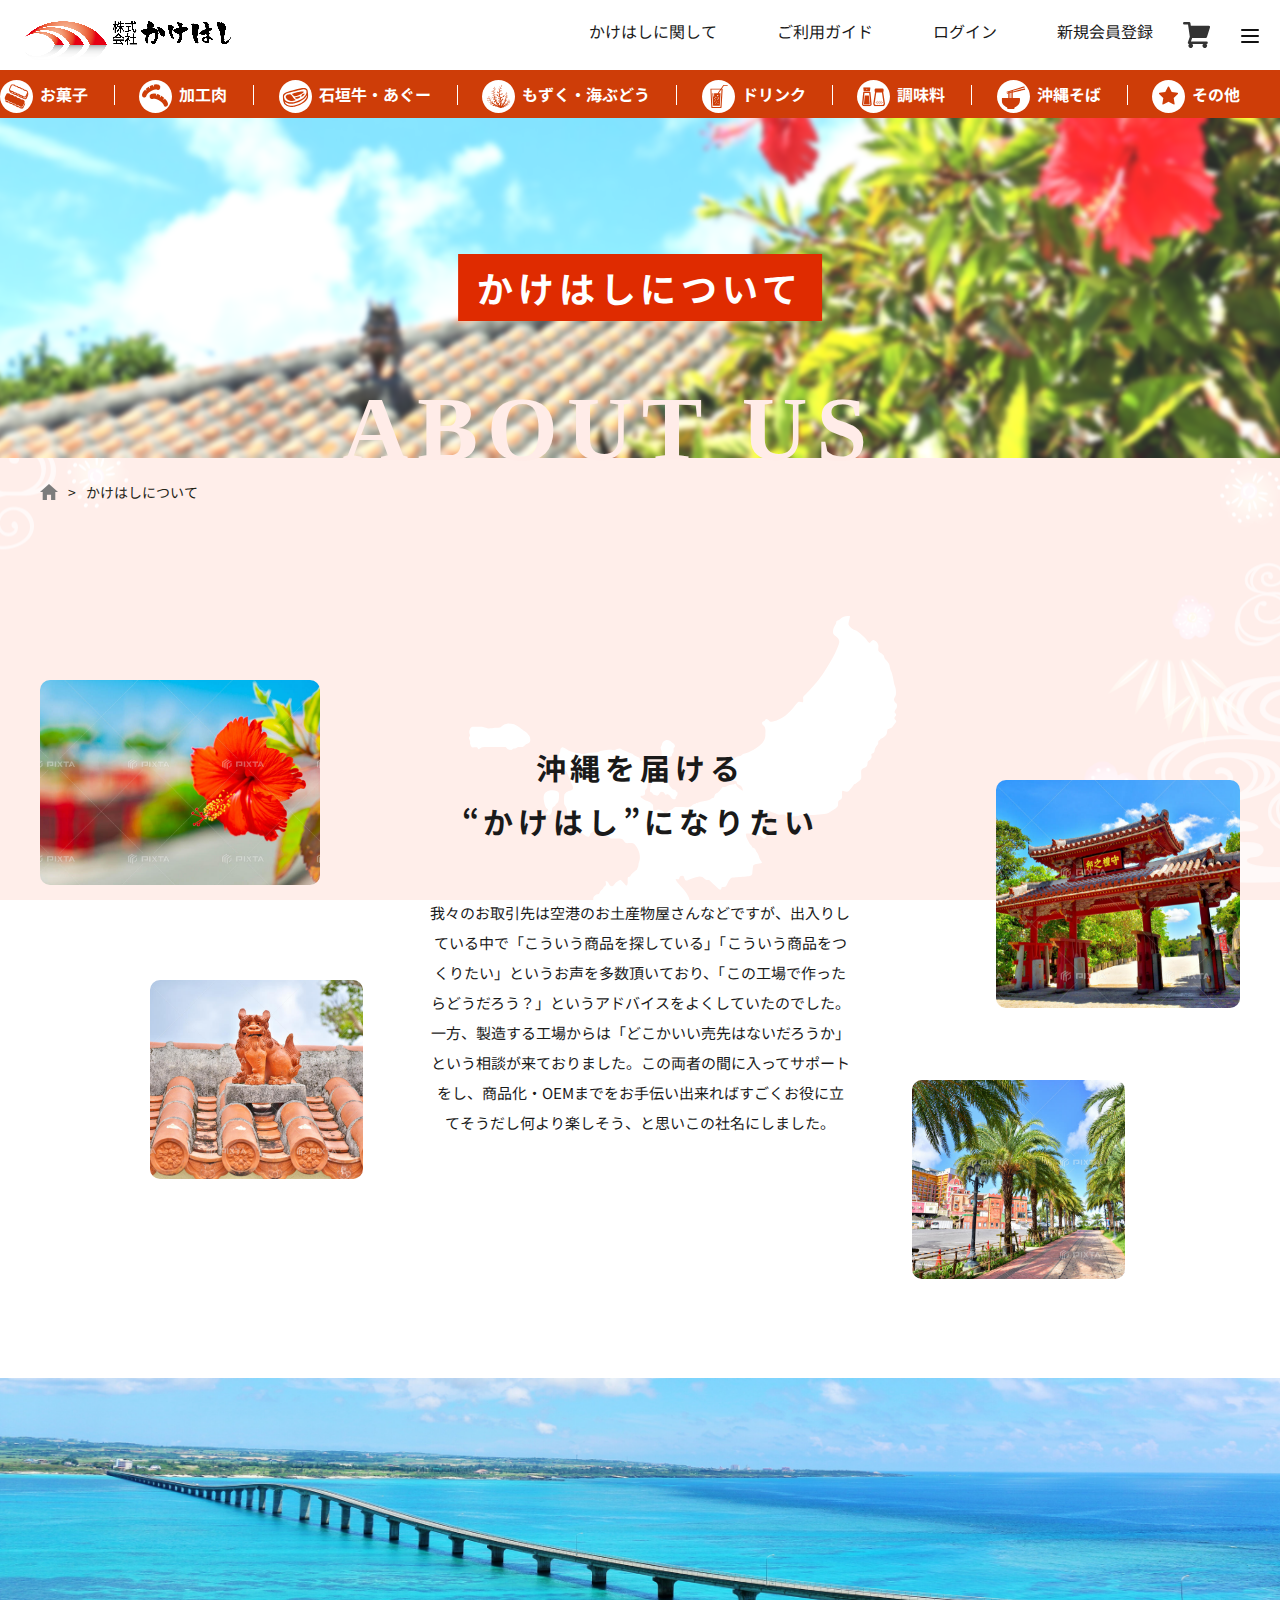
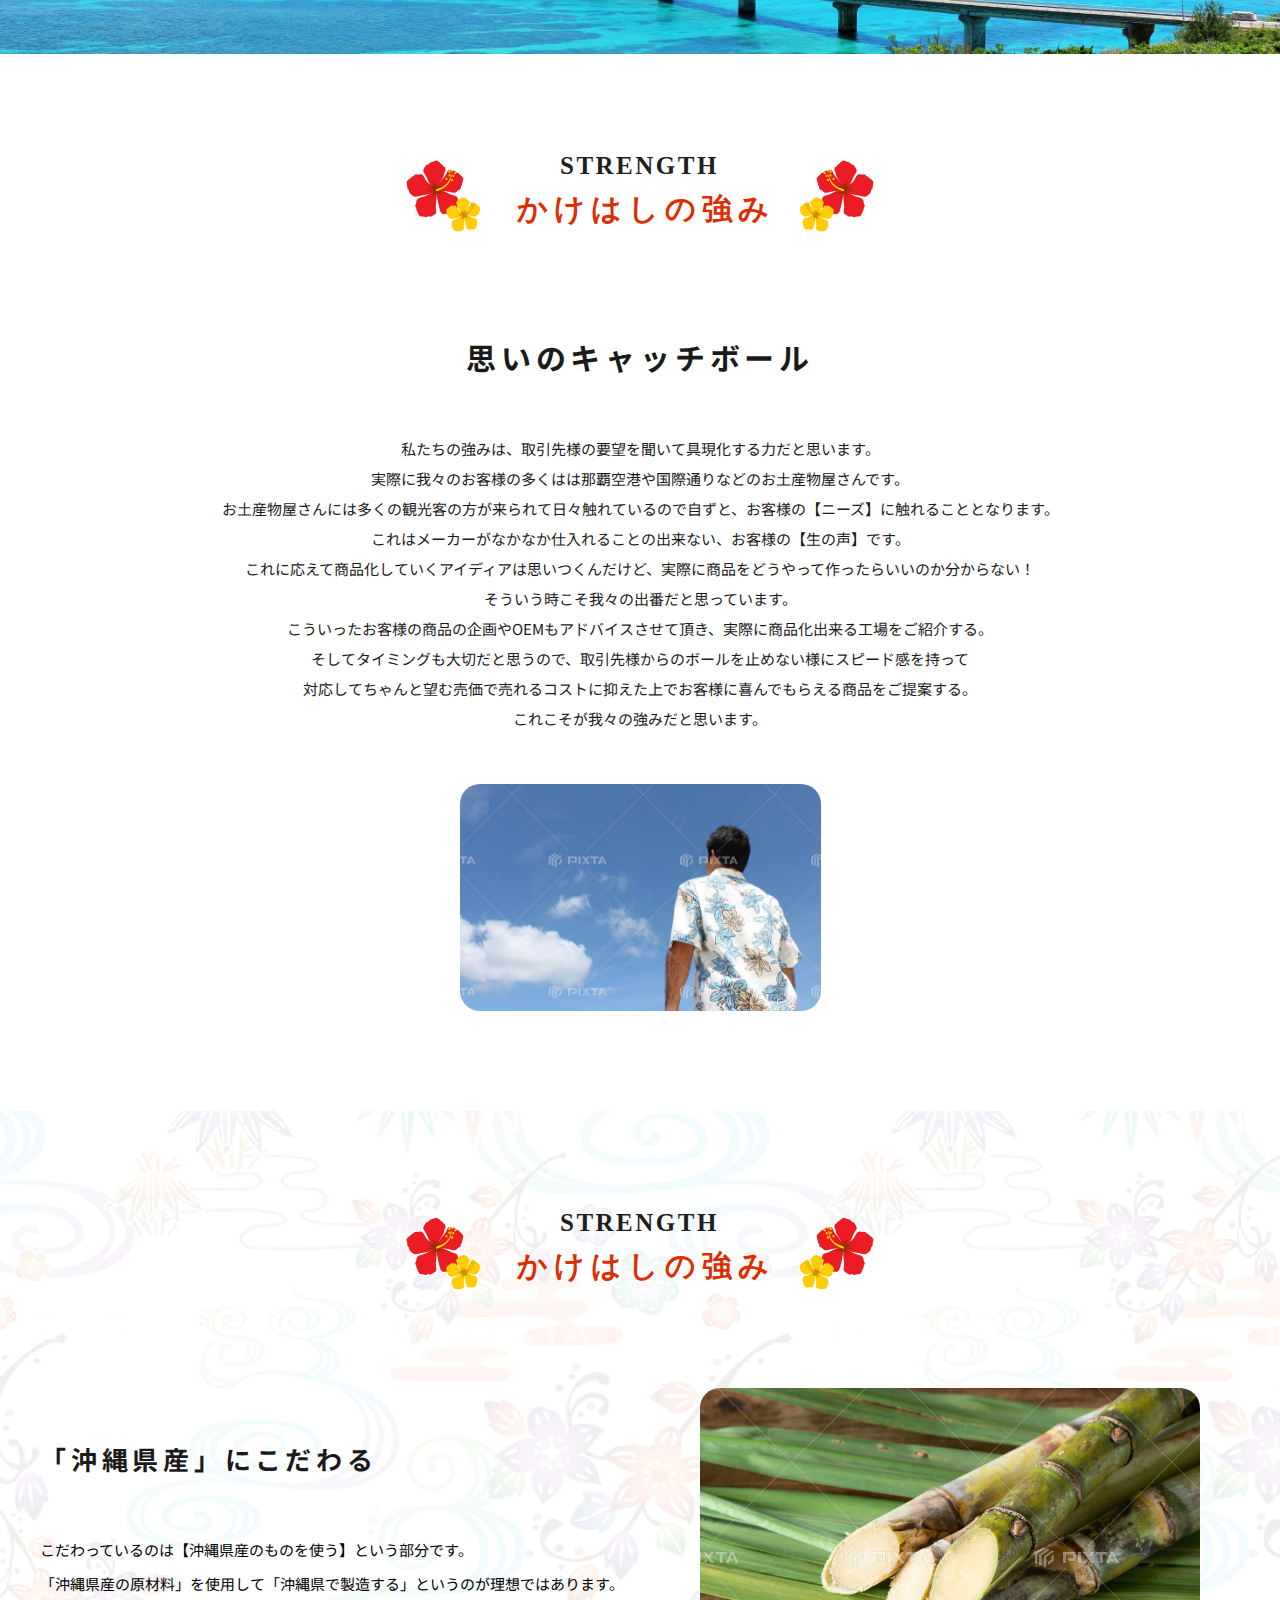
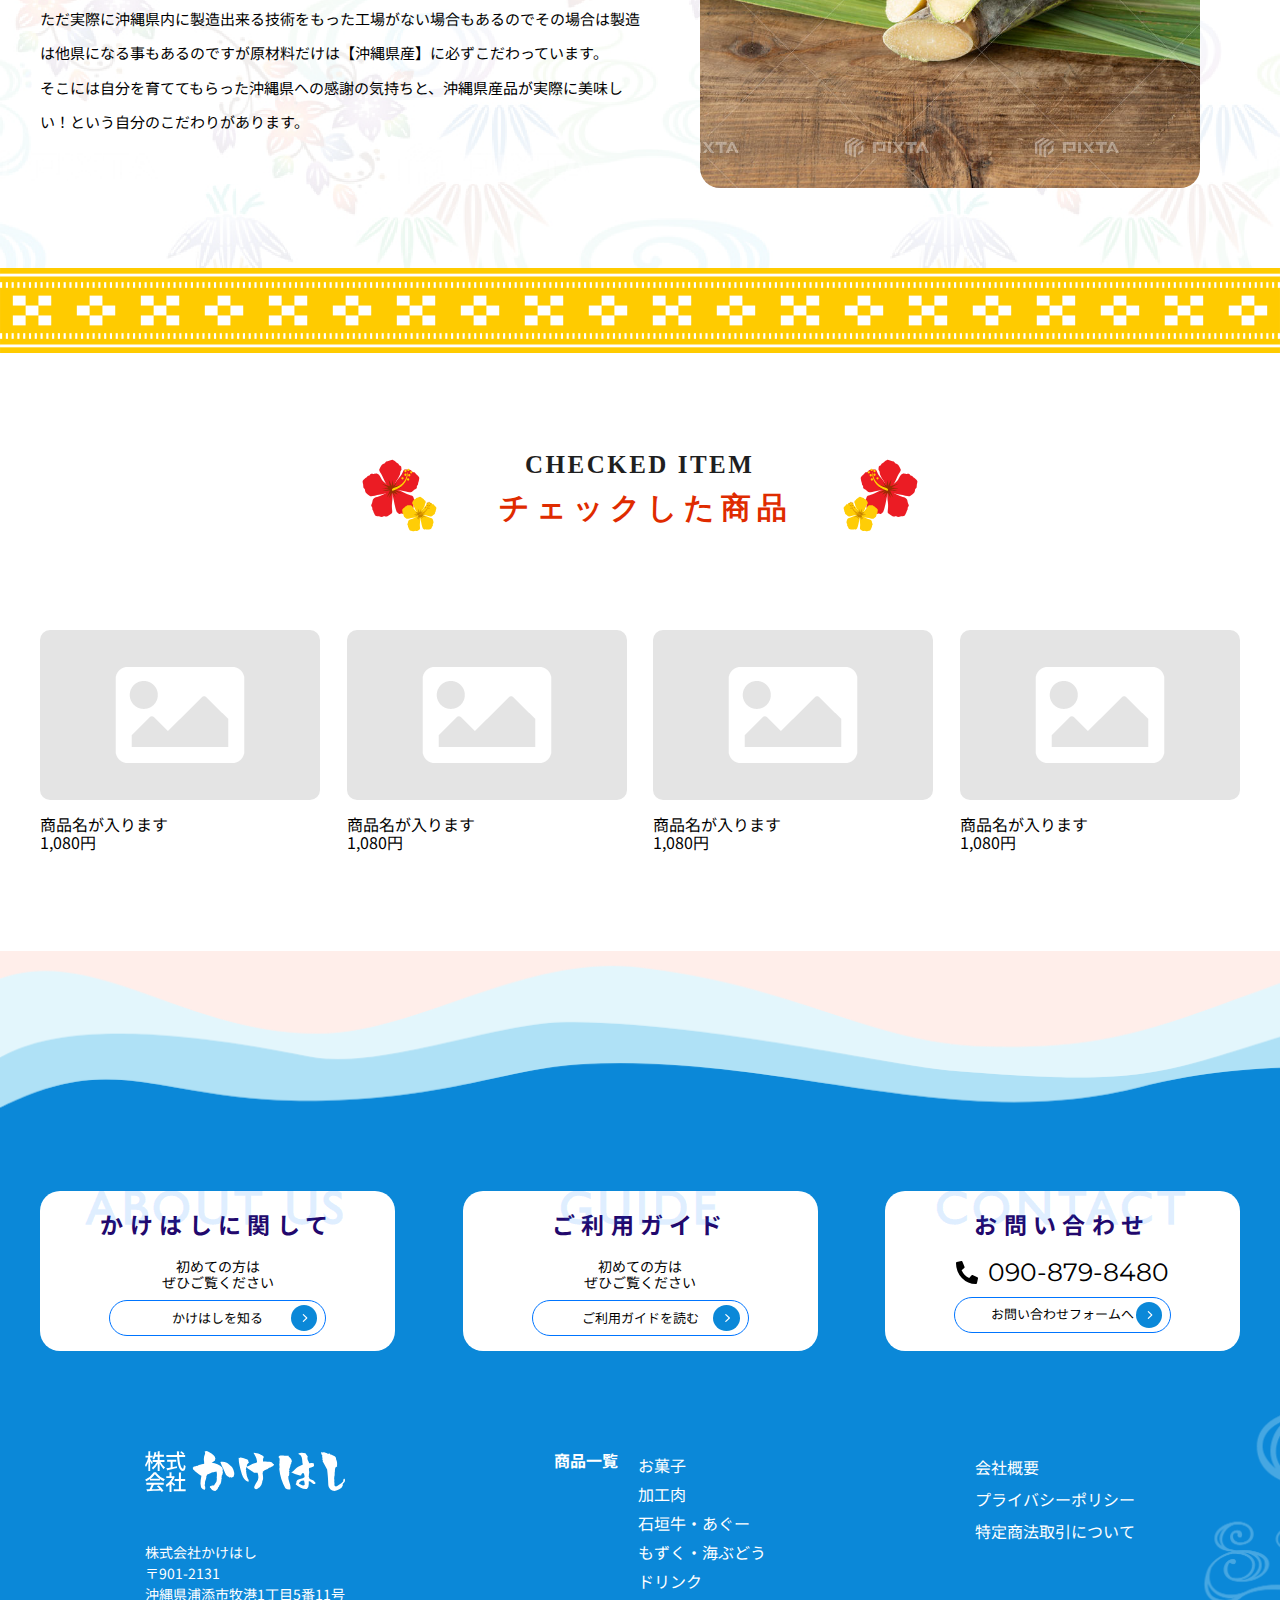
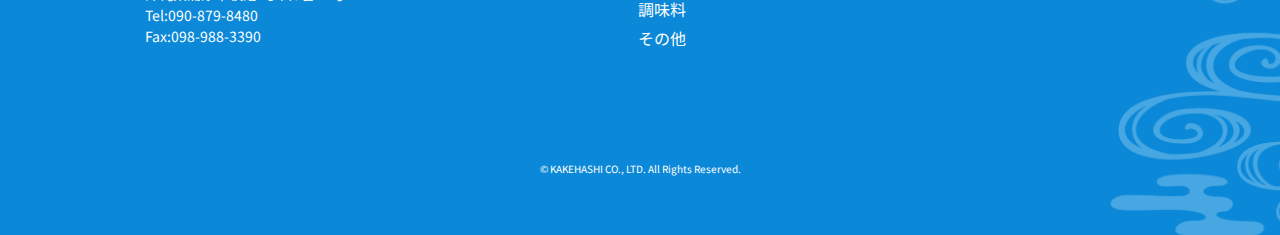
<file: about.html>
<!DOCTYPE html>
<html lang="ja">
<head>
  <meta charset="utf-8">
  <meta http-equiv="X-UA-Compatible" content="IE=edge">
  <meta name="viewport" content="width=device-width, initial-scale=1">
  <!-- favicon -->
  <link rel="icon" type="image/png" href="images/fav.png" />
  <!-- <meta name="robots" content="index, follow"> -->
  <meta name="format-detection" content="telephone=no">
  <!-- css -->
  <link rel="stylesheet" type="text/css" href="css/reset.css" >
  <link rel="stylesheet" type="text/css" href="scss/style.css" >
  <link rel="stylesheet" type="text/css" href="js/slick-theme.css">
  <link rel="stylesheet" type="text/css" href="js/slick.css">
  <link rel="stylesheet" href="js/jquery.bxslider.css">
  <link rel="preconnect" href="https://fonts.googleapis.com">
  <link rel="preconnect" href="https://fonts.gstatic.com" crossorigin>
  <link href="https://fonts.googleapis.com/css2?family=Kaisei+Opti:wght@700&family=Montserrat:wght@700&family=Noto+Sans+JP:wght@400;700;900&display=swap" rel="stylesheet">
  <!-- <link rel="stylesheet" href="https://cdn.jsdelivr.net/npm/simplebar@5.3.6/dist/simplebar.min.css"/> -->
  <link rel="stylesheet" href="https://cdn.jsdelivr.net/npm/swiper@9/swiper-bundle.min.css"/>


  <title>沖縄を届ける土産物｜株式会社 かけはし</title>
  <meta name="description" content="" />
  <meta name="keywords" content="" />
</head>

<body class="body_bg">
  

  <!-------------------- 下層ヘッダー ------------------------>
  <header class="fixed">
    <div class="pc_header header_under">
      <a href="index.html"><img src="./images/logo.svg" alt=""></a>
      <ul class="top_header">
        <li class="top_header_li"><a href="about.html">かけはしに関して</a></li>
        <li class="top_header_li"><a href="guide.html">ご利用ガイド</a></li>
        <li class="top_header_li"><a href="">ログイン</a></li>
        <li class="top_header_li"><a href="">新規会員登録</a></li>
        <li class="header_icon"><a href=""><img src="./images/header_icon_01.svg" alt="カート"></a></li>
        <li class="header_icon header_icon_01">
          <nav class="global-nav">
            <ul class="global-nav__list">
              <li class="global-nav__item_00">
                <a href=""><img src="./images/header_icon_01.svg" alt=""></a>
                <span class="close_nav"></span>
              </li>
              <li class="global-nav__itemb">
                <a href="about.html"><i class="fa fa-commenting" aria-hidden="true"></i>かけはしに関して</a>
              </li>
              <li class="global-nav__itemb">
                <a href="contact.html"><i class="fa fa-desktop" aria-hidden="true"></i>お問い合わせ</a>
              </li>
              <li class="global-nav__itemc">
                <span class="global-nav_cate">CATEGORY</span>
                <ul>
                  <li class="acMenu2">
                    <div class="sub-menu-ttl"><a href=""></a>お菓子</div>
                  </li>
                  <li class="acMenu2">
                    <div class="sub-menu-ttl"><a href=""></a>加工肉</div>
                  </li>
                  <li class="acMenu2">
                    <div class="sub-menu-ttl"><a href=""></a>石垣牛・あぐー</div>
                  </li>
                  <li class="acMenu2">
                    <div class="sub-menu-ttl"><a href=""></a>もずく・海ぶどう</div>
                  </li>
                  <li class="acMenu2">
                    <div class="sub-menu-ttl"><a href=""></a>ドリンク</div>
                  </li>
                  <li class="acMenu2">
                    <div class="sub-menu-ttl"><a href=""></a>調味料</div>
                  </li>
                  <li class="acMenu2">
                    <div class="sub-menu-ttl"><a href=""></a>沖縄そば</div>
                  </li>
                  <li class="acMenu2">
                    <div class="sub-menu-ttl"><a href=""></a>その他</div>
                  </li>
                </ul>
              </li>

              <li class="global-nav__item global-nav__item__"><a href="">新規会員登録</a></li>
              <li class="global-nav__item"><a href="">ご利用ガイド</a></li>
              <li class="global-nav__item"><a href="company.html">会社概要</a></li>
              <li class="global-nav__item"><a href="">プライバシーポリシー</a></li>
              <li class="global-nav__item"><a href="">特定商法取引について</a></li>
              </ul>
            </nav>
            <div class="hamburger" id="js-hamburger"> <span class="hamburger__line hamburger__line--1"></span> <span class="hamburger__line hamburger__line--2"></span> <span class="hamburger__line hamburger__line--3"></span></div>
            <div class="black-bg" id="js-black-bg"></div>
        </li>
      </ul>
    </div>
    <div class="sp_header">
      <div class="sp_header_wrapper">
        <img class="sp_header_logo" src="./images/logo.svg" alt="">
          <ul class="sp_header_right">
            <li class="sp_header_icon_01"><a class="sp_cart" href=""><img src="./images/header_icon_01.svg" alt="">カート</a></li>
            <li class="sp_header_icon_01">
              <nav class="global-nav">
                <ul class="global-nav__list">
                  <li class="global-nav__item_00">
                    <a href=""><img src="./images/header_icon_01.svg" alt="カート"></a>
                    <span class="close_nav"></span>
                  </li>
                  <li class="global-nav__itemb">
                    <a href="about.html"><i class="fa fa-commenting" aria-hidden="true"></i>かけはしに関して</a>
                  </li>
                  <li class="global-nav__itemb">
                    <a href="contact.html"><i class="fa fa-desktop" aria-hidden="true"></i>お問い合わせ</a>
                  </li>
                  <li class="global-nav__itemc">
                    <span class="global-nav_cate">CATEGORY</span>
                    <ul>
                      <li class="acMenu2">
                        <div class="sub-menu-ttl"><a href=""></a>お菓子</div>
                      </li>
                      <li class="acMenu2">
                        <div class="sub-menu-ttl"><a href=""></a>加工肉</div>
                      </li>
                      <li class="acMenu2">
                        <div class="sub-menu-ttl"><a href=""></a>石垣牛・あぐー</div>
                      </li>
                      <li class="acMenu2">
                        <div class="sub-menu-ttl"><a href=""></a>もずく・海ぶどう</div>
                      </li>
                      <li class="acMenu2">
                        <div class="sub-menu-ttl"><a href=""></a>ドリンク</div>
                      </li>
                      <li class="acMenu2">
                        <div class="sub-menu-ttl"><a href=""></a>調味料</div>
                      </li>
                      <li class="acMenu2">
                        <div class="sub-menu-ttl"><a href=""></a>沖縄そば</div>
                      </li>
                      <li class="acMenu2">
                        <div class="sub-menu-ttl"><a href=""></a>その他</div>
                      </li>
                    </ul>
                  </li>
    
                  <li class="global-nav__item global-nav__item__"><a href="">新規会員登録</a></li>
                  <li class="global-nav__item"><a href="guide.html">ご利用ガイド</a></li>
                  <li class="global-nav__item"><a href="company.html">会社概要</a></li>
                  <li class="global-nav__item"><a href="">プライバシーポリシー</a></li>
                  <li class="global-nav__item"><a href="">特定商法取引について</a></li>
                  </ul>
                </nav>
                <div class="hamburger" id="js-hamburgersp"> <span class="hamburger__line hamburger__line--1"></span> <span class="hamburger__line hamburger__line--2"></span> <span class="hamburger__line hamburger__line--3"></span><span class="humburger_menu">MENU</span></div>
                <div class="black-bgsp" id="js-black-bg"></div>
            </li>
          </ul>
      </div>
    </div>
    <section id="header_03" class="is_pc">
      <ul>
        <li><a href="">お菓子</a></li>
        <li><a href="">加工肉</a></li>
        <li><a href="">石垣牛・あぐー</a></li>
        <li><a href="">もずく・海ぶどう</a></li>
        <li><a href="">ドリンク</a></li>
        <li><a href="">調味料</a></li>
        <li><a href="">沖縄そば</a></li>
        <li><a href="">その他</a></li>
      </ul>
    </section>
  </header>

  

  <main>

     <!-------------------- FV ------------------------>
    <section id="about">
      <div class="about_fv">
        <h1>かけはしについて</h1>
      </div>
    </section>

    <!-------------------- パンくずリスト ------------------------>
    <nav class="is_pc">
      <ol class="breadcrumbs">
        <li><a href="index.html"><img src="./images/home.svg" alt=""></a></li>
        <li>かけはしについて</li>
  
      </ol>
    </nav>

    <!-------------------- かけはしについて ------------------------>
   <section id="about_kakehashi">
    <div class="section_inner">
      <img class="about_img_01" src="./images/about_01.png" alt="">
      <img class="about_img_02" src="./images/about_02.png" alt="">
      <h2>沖縄を届ける<br>“かけはし”になりたい</h2>
      <p class="about_text">我々のお取引先は空港のお土産物屋さんなどですが、出入りしている中で「こういう商品を探している」「こういう商品をつくりたい」というお声を多数頂いており、「この工場で作ったらどうだろう？」というアドバイスをよくしていたのでした。一方、製造する工場からは「どこかいい売先はないだろうか」という相談が来ておりました。この両者の間に入ってサポートをし、商品化・OEMまでをお手伝い出来ればすごくお役に立てそうだし何より楽しそう、と思いこの社名にしました。</p>
      <img class="about_img_03" src="./images/about_03.png" alt="">
      <img class="about_img_04" src="./images/about_04.png" alt="">
    </div>
   </section>

   <div class="about_us_img"><img src="./images/about_us.png" alt=""></div>

   <!-------------------- かけはしの強み ------------------------>

   <section id="strength">
    <div class="section_inner">
      <div class="title_img"><img src="./images/strength.svg" alt=""></div>
        <h2>思いのキャッチボール</h2>
        <p class="strength_text">
          私たちの強みは、取引先様の要望を聞いて具現化する力だと思います。<br>
          実際に我々のお客様の多くはは那覇空港や国際通りなどのお土産物屋さんです。<br>
          お土産物屋さんには多くの観光客の方が来られて日々触れているので自ずと、お客様の【ニーズ】に触れることとなります。<br>
          これはメーカーがなかなか仕入れることの出来ない、お客様の【生の声】です。<br>
          これに応えて商品化していくアイディアは思いつくんだけど、実際に商品をどうやって作ったらいいのか分からない！<br>
          そういう時こそ我々の出番だと思っています。<br>
          こういったお客様の商品の企画やOEMもアドバイスさせて頂き、実際に商品化出来る工場をご紹介する。<br>
          そしてタイミングも大切だと思うので、取引先様からのボールを止めない様にスピード感を持って<br>
          対応してちゃんと望む売価で売れるコストに抑えた上でお客様に喜んでもらえる商品をご提案する。<br>
          これこそが我々の強みだと思います。
        </p>
        <img src="./images/strength.png" alt="">
    </div>
   </section>

   <!-------------------- かけはしのこだわり ------------------------>

   <section id="commitment">
    <div class="section_inner">
      <div class="title_img"><img src="./images/strength.svg" alt=""></div>
      <div class="commitment_box">
        <div class="commitment_box_left">
          <h2>「沖縄県産」にこだわる</h2>
          <p>
            こだわっているのは【沖縄県産のものを使う】という部分です。<br>
            「沖縄県産の原材料」を使用して「沖縄県で製造する」というのが理想ではあります。<br>
            ただ実際に沖縄県内に製造出来る技術をもった工場がない場合もあるのでその場合は製造は他県になる事もあるのですが原材料だけは【沖縄県産】に必ずこだわっています。<br>
            そこには自分を育ててもらった沖縄県への感謝の気持ちと、沖縄県産品が実際に美味しい！という自分のこだわりがあります。
          </p>
        </div>
        <div class="commitment_box_right">
          <img src="./images/commitment_img.png" alt="">
        </div>
      </div>
    </div>

   </section>

    <div class="kazari"><img src="./images/kazari_02.svg" alt=""></div>



     <!-------------------- チェックした商品 ------------------------>
     <section id="checked">
      <div class="section_inner">
        <div class="title_img"><img src="./images/checked.svg" alt=""></div>
          <div class="checked_wrapper">
              <div class="checked_inner">
                <img src="./images/checked_00.png" alt="">
                <p>商品名が入ります</p>
                <span>1,080円</span>
              </div>
              <div class="checked_inner">
                <img src="./images/checked_00.png" alt="">
                <p>商品名が入ります</p>
                <span>1,080円</span>
              </div>
              <div class="checked_inner">
                <img src="./images/checked_00.png" alt="">
                <p>商品名が入ります</p>
                <span>1,080円</span>
              </div>
              <div class="checked_inner">
                <img src="./images/checked_00.png" alt="">
                <p>商品名が入ります</p>
                <span>1,080円</span>
              </div>
          </div>

      </div>
     </section>

  </main>

  <!-------------------- フッター ------------------------>
  <footer>
    <div class="footer_pc">
      <div class="section_inner">

     
      <div class="footer_box">
        <div class="footer_box_inner footer_box_inner_01">
          <h3>かけはしに関して</h3>
          <p>初めての方は<br>ぜひご覧ください</p>
          <a class="footer_link" href="about.html">かけはしを知る<img src="./images/footer_link.svg" alt=""></a>
        </div>

        <div class="footer_box_inner footer_box_inner_02">
          <h3>ご利用ガイド</h3>
          <p>初めての方は<br>ぜひご覧ください</p>
          <a class="footer_link" href="guide.html">ご利用ガイドを読む<img src="./images/footer_link.svg" alt=""></a>
        </div>

        <div class="footer_box_inner footer_box_inner_03">
          <h3>お問い合わせ</h3>
          <a class="tel" href="tel:090-879-84800"><img src="./images/tel.svg" alt="">090-879-8480</a>
          <a class="footer_link" href="contact.html">お問い合わせフォームへ<img src="./images/footer_link.svg" alt=""></a>
        </div>
      </div>

      <div class="footer_box_02">
        <div class="footer_company">
          <img src="./images/footer_logo.svg" alt="">
          <p>株式会社かけはし</p>
          <p>〒901-2131 </p>
          <p>沖縄県浦添市牧港1丁目5番11号</p>
          <p>Tel:090-879-8480</p>
          <p>Fax:098-988-3390</p>
        </div>

        <div class="footer_list">
          <span>商品一覧</span>
          <ul>
            <li><a href="">お菓子</a></li>
            <li><a href="">加工肉</a></li>
            <li><a href="">石垣牛・あぐー</a></li>
            <li><a href="">もずく・海ぶどう</a></li>
            <li><a href="">ドリンク</a></li>
            <li><a href="">調味料</a></li>
            <li><a href="">その他</a></li>
          </ul>
        </div>

        <div class="footer_company_02">
          <ul>
            <li><a href="company.html">会社概要</a></li>
            <li><a href="">プライバシーポリシー</a></li>
            <li><a href="">特定商法取引について</a></li>
          </ul>
        </div>
      </div>
      <small>© KAKEHASHI CO., LTD. All Rights Reserved.</small>
    </div>
    </div>

    <div class="footer_sp">
      <div class="footer_sp_upper">
        <div class="footer_sp_inner">
          <a href="about.html">かけはしに関して</a>
        </div>
        <div class="footer_sp_inner">
          <a href="guide.html">ご利用ガイド</a>
        </div>
        <div class="footer_sp_inner">
          <a href="contact.html">お問い合わせフォーム</a>
        </div>
      </div>

      <div class="footer_sp_tel">
        <span class="footer_sp_tel_text">お電話からもお気軽に</span>
        <a href="tel:090-879-8480"><img src="./images/footer_sp_tel.svg" alt="">098-879-8480</a>
      </div>

      <div class="footer_under">
        <div class="footer_sp_logo"><a href="index.html"><img src="./images/footer_logo.svg" alt=""></a></div>
        <div class="footer_sp_link">
          <div class="footer_sp_flex">
              <div class="footer_sp_list">商品一覧</div>
              <ul>
                <li><a href="">お菓子</a></li>
                <li><a href="">加工肉</a></li>
                <li><a href="">もずく・海ぶどう</a></li>
                <li><a href="">ドリンク</a></li>
                <li><a href="">調味料</a></li>
                <li><a href="">沖縄そば</a></li>
                <li><a href="">その他</a></li>
              </ul>
          </div>
          <div class="footer_sp_list"><a href="company.html">会社概要</a></div>
          <div class="footer_sp_list"><a href="">プライバシーポリシー</a></div>
          <div class="footer_sp_list"><a href="">特定商法取引について</a></div>
        </div>
      </div>
      <small>© KAKEHASHI CO., LTD. All Rights Reserved.</small>
    </div>
  </footer>

  <!-- js -->
  <script src="https://code.jquery.com/jquery-3.6.1.min.js"></script>
  <script type="text/javascript" src="js/slick.js"></script>
  <script type="text/javascript" src="js/script.js"></script>
  <script src="js/jquery.bxslider.min.js"></script>
  <!-- <script type="text/javascript" src="js/jquery.inview.min.js"></script> -->
  <script>
    function toggleNav() {
  var body = document.body;
  var hamburger = document.getElementById('js-hamburger');
  var blackBg = document.getElementById('js-black-bg');

  hamburger.addEventListener('click', function() {
    body.classList.toggle('nav-open');
  });
  blackBg.addEventListener('click', function() {
    body.classList.remove('nav-open');
  });
}
toggleNav();
  </script>
</body>

</html>
</file>
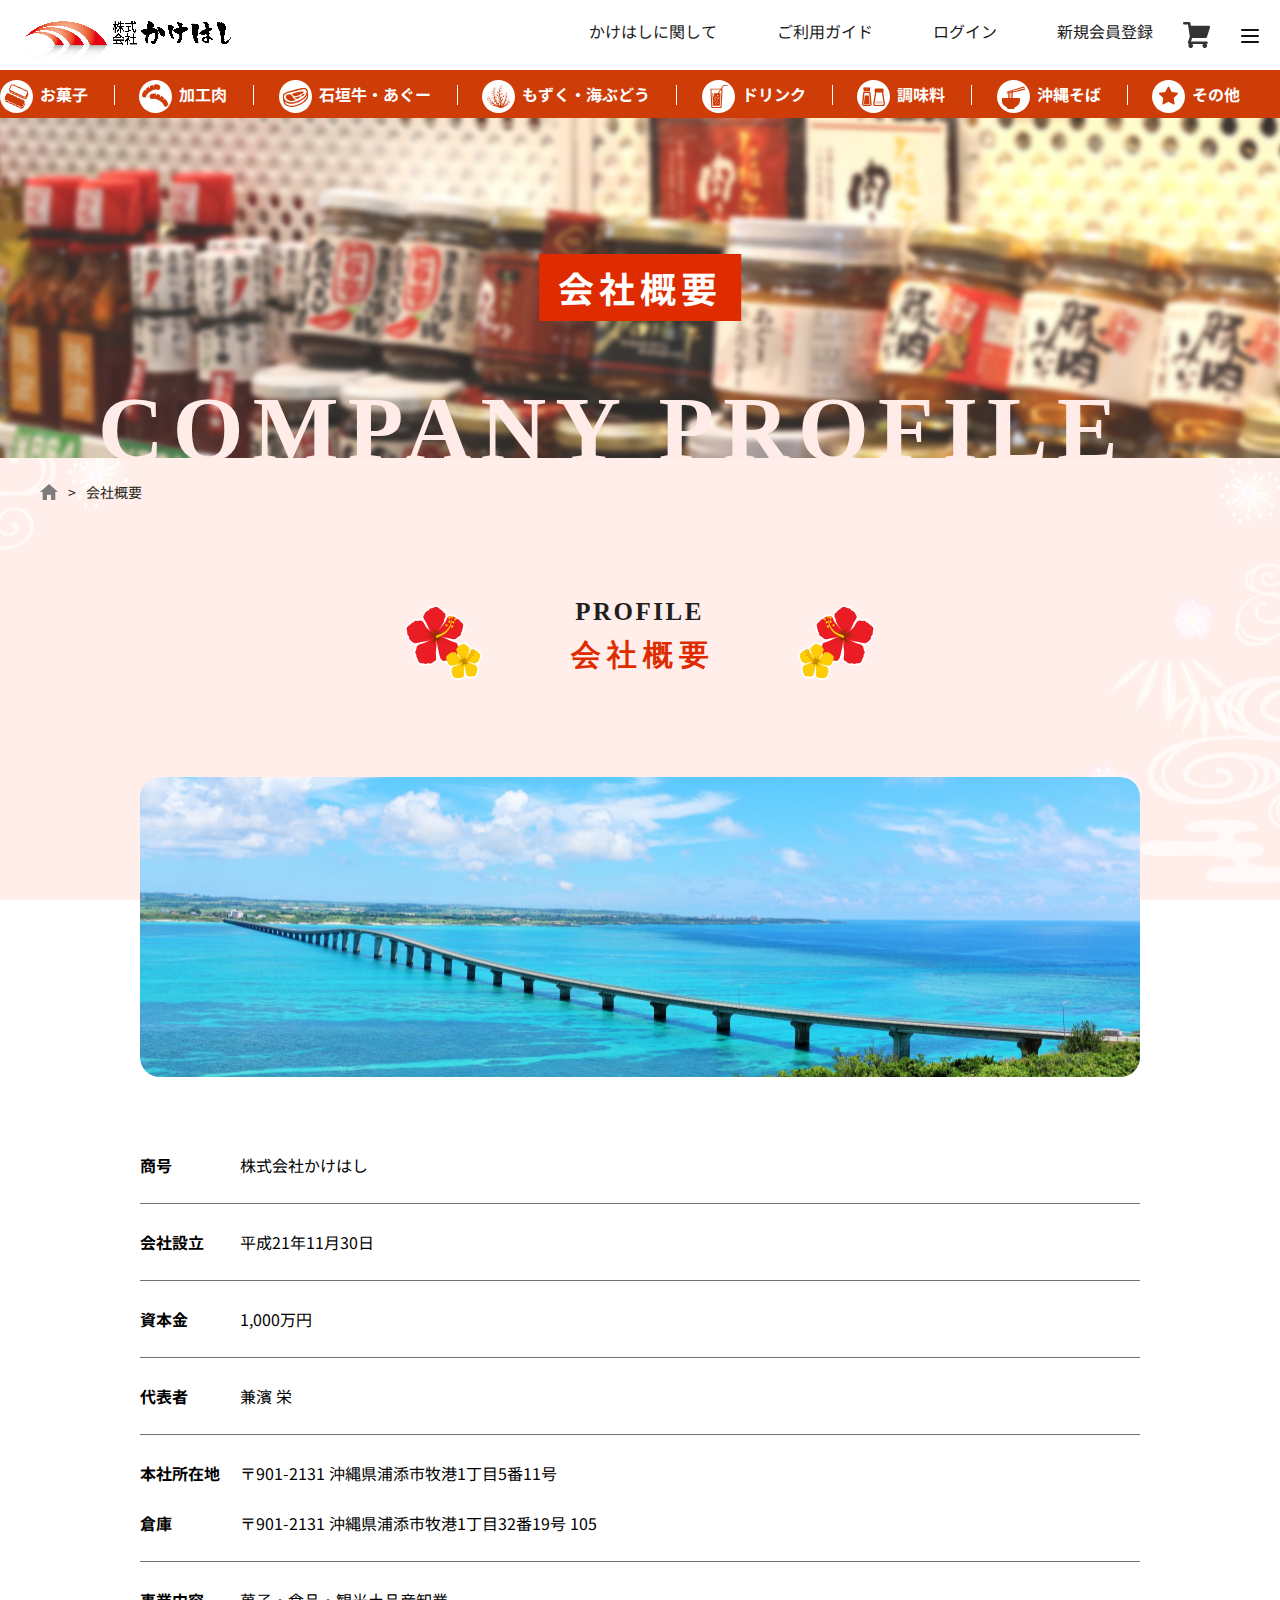
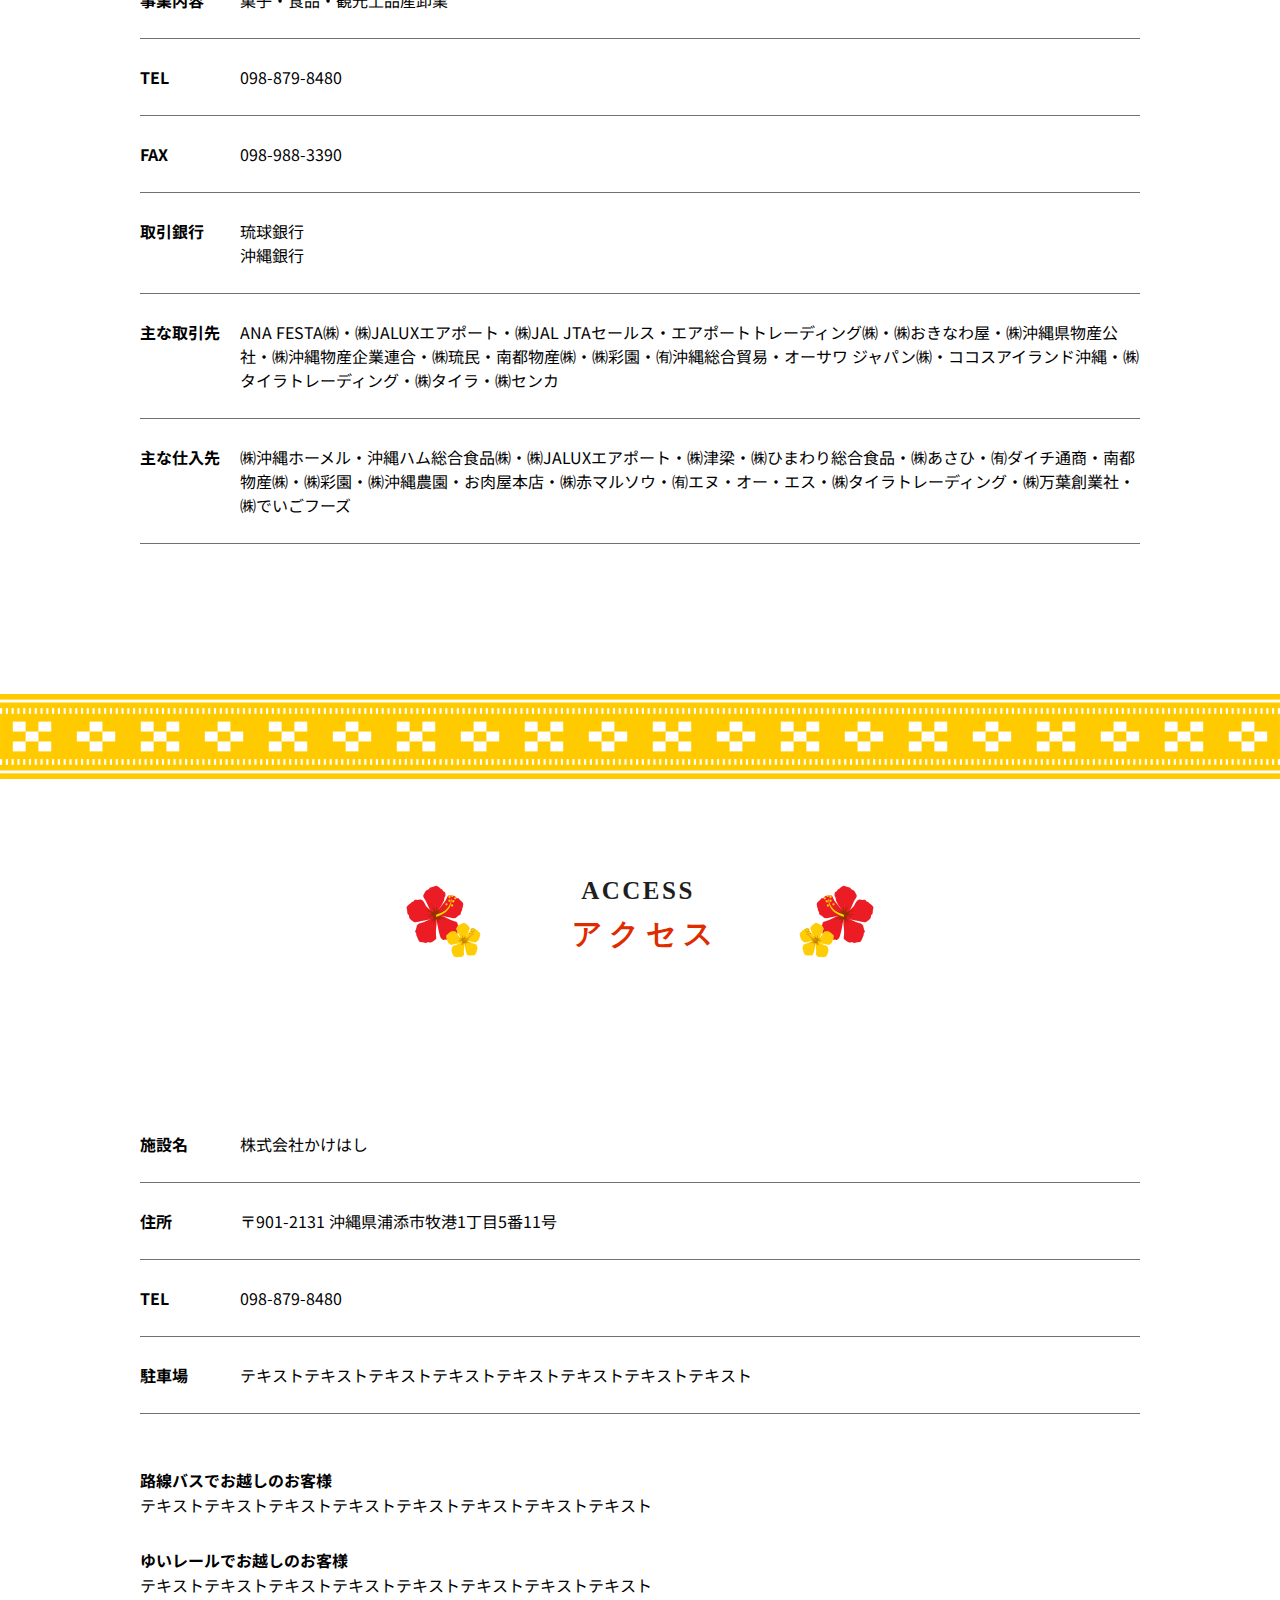
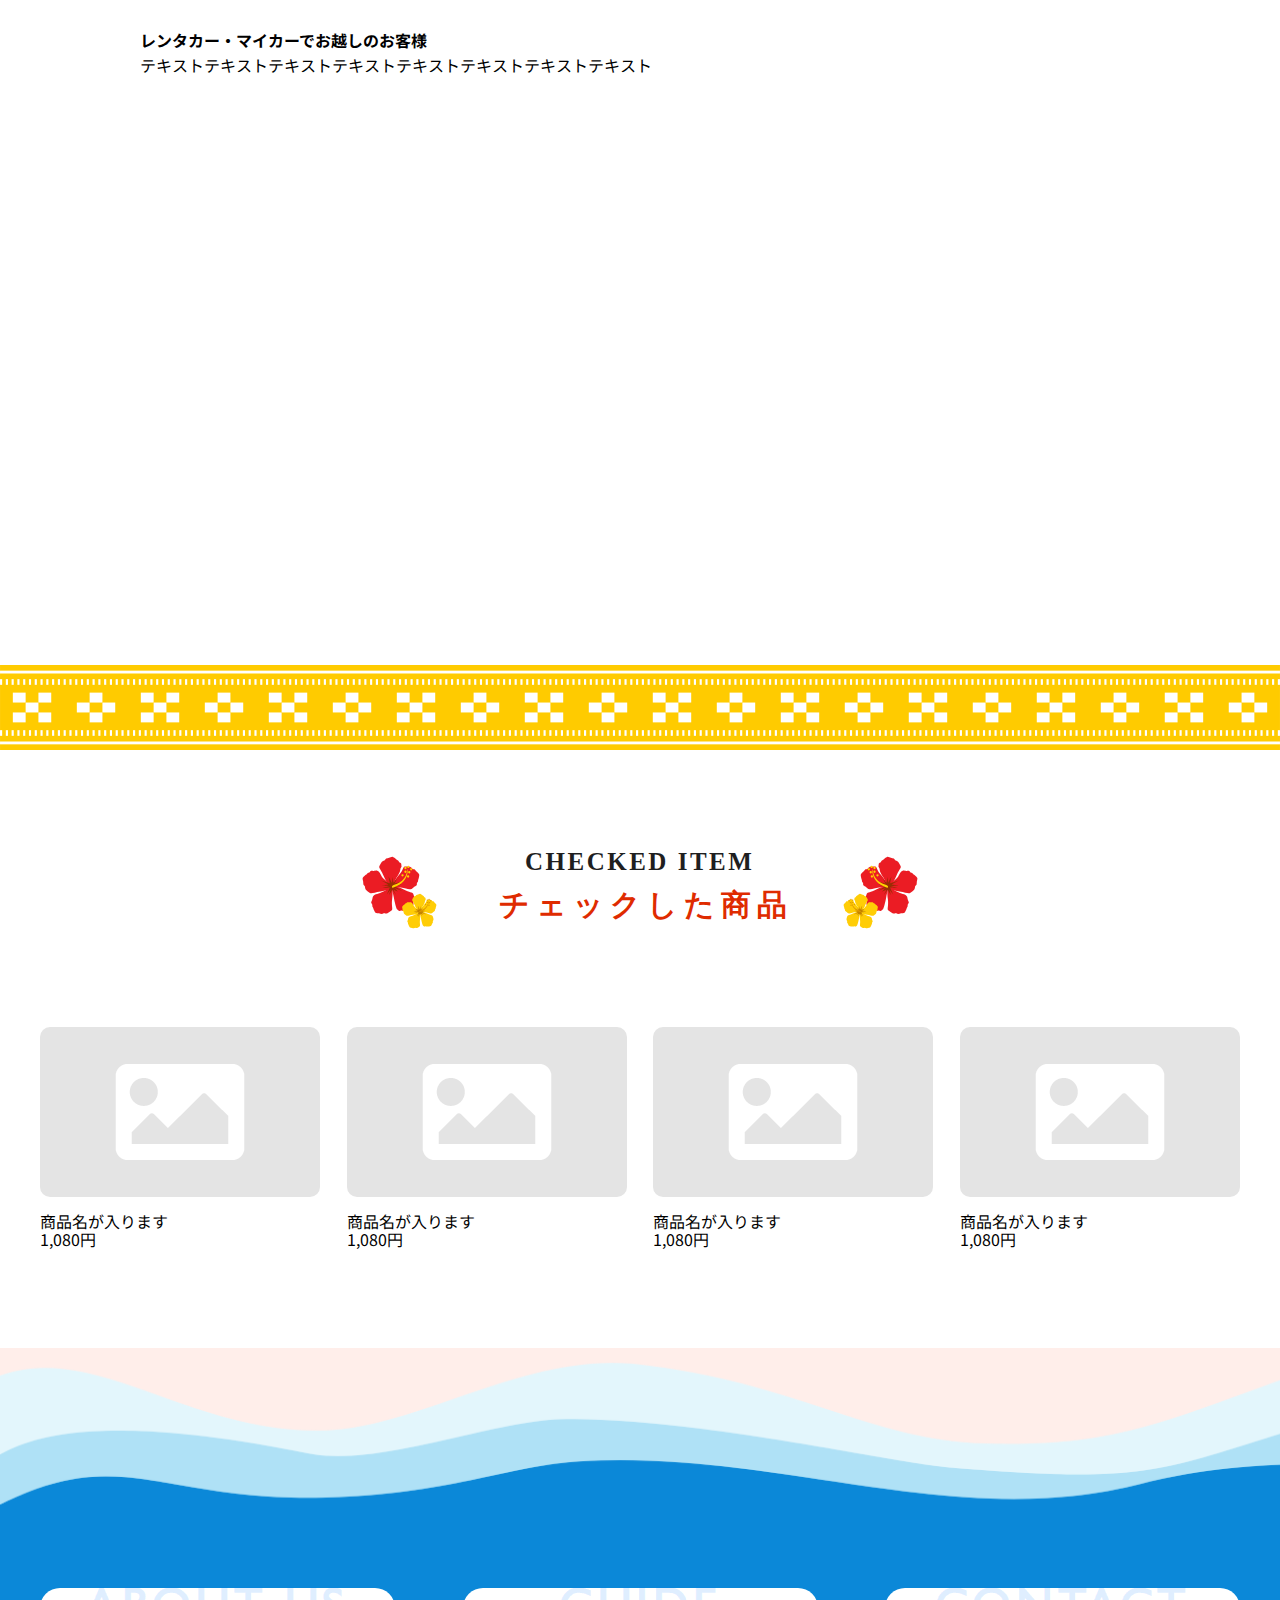
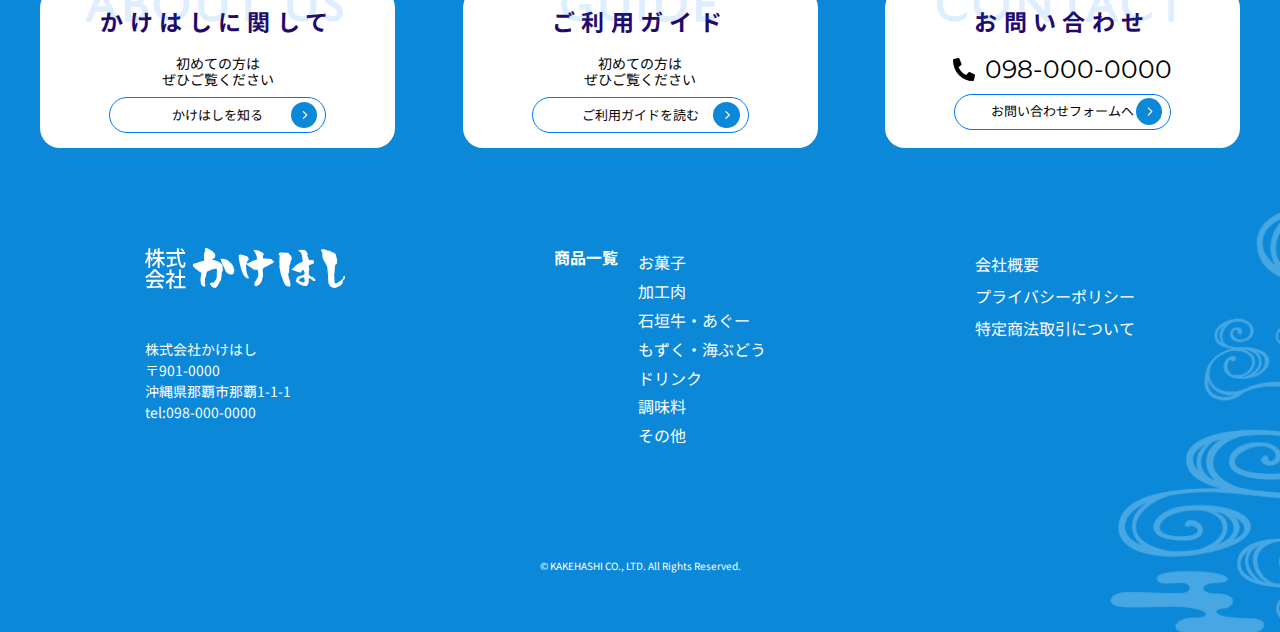
<file: company.html>
<!DOCTYPE html>
<html lang="ja">
<head>
  <meta charset="utf-8">
  <meta http-equiv="X-UA-Compatible" content="IE=edge">
  <meta name="viewport" content="width=device-width, initial-scale=1">
  <!-- favicon -->
  <link rel="icon" type="image/png" href="images/fav.png" />
  <!-- <meta name="robots" content="index, follow"> -->
  <meta name="format-detection" content="telephone=no">
  <!-- css -->
  <link rel="stylesheet" type="text/css" href="css/reset.css" >
  <link rel="stylesheet" type="text/css" href="scss/style.css" >
  <link rel="stylesheet" type="text/css" href="js/slick-theme.css">
  <link rel="stylesheet" type="text/css" href="js/slick.css">
  <link rel="stylesheet" href="js/jquery.bxslider.css">
  <link rel="preconnect" href="https://fonts.googleapis.com">
  <link rel="preconnect" href="https://fonts.gstatic.com" crossorigin>
  <link href="https://fonts.googleapis.com/css2?family=Kaisei+Opti:wght@700&family=Montserrat:wght@700&family=Noto+Sans+JP:wght@400;700;900&display=swap" rel="stylesheet">
  <!-- <link rel="stylesheet" href="https://cdn.jsdelivr.net/npm/simplebar@5.3.6/dist/simplebar.min.css"/> -->
  <link rel="stylesheet" href="https://cdn.jsdelivr.net/npm/swiper@9/swiper-bundle.min.css"/>


  <title>沖縄を届ける土産物｜株式会社 かけはし</title>
  <meta name="description" content="" />
  <meta name="keywords" content="" />
</head>

<body class="body_bg">

  <!-------------------- 下層ヘッダー ------------------------>
  <header class="fixed">
    <div class="pc_header header_under">
      <a href="index.html"><img src="./images/logo.svg" alt=""></a>
      <ul class="top_header">
        <li class="top_header_li"><a href="about.html">かけはしに関して</a></li>
        <li class="top_header_li"><a href="guide.html">ご利用ガイド</a></li>
        <li class="top_header_li"><a href="">ログイン</a></li>
        <li class="top_header_li"><a href="">新規会員登録</a></li>
        <li class="header_icon"><a href=""><img src="./images/header_icon_01.svg" alt="カート"></a></li>
        <li class="header_icon header_icon_01">
          <nav class="global-nav">
            <ul class="global-nav__list">
              <li class="global-nav__item_00">
                <a href=""><img src="./images/header_icon_01.svg" alt=""></a>
                <span class="close_nav"></span>
              </li>
              <li class="global-nav__itemb">
                <a href="about.html"><i class="fa fa-commenting" aria-hidden="true"></i>かけはしに関して</a>
              </li>
              <li class="global-nav__itemb">
                <a href="contact.html"><i class="fa fa-desktop" aria-hidden="true"></i>お問い合わせ</a>
              </li>
              <li class="global-nav__itemc">
                <span class="global-nav_cate">CATEGORY</span>
                <ul>
                  <li class="acMenu2">
                    <div class="sub-menu-ttl"><a href=""></a>お菓子</div>
                  </li>
                  <li class="acMenu2">
                    <div class="sub-menu-ttl"><a href=""></a>加工肉</div>
                  </li>
                  <li class="acMenu2">
                    <div class="sub-menu-ttl"><a href=""></a>石垣牛・あぐー</div>
                  </li>
                  <li class="acMenu2">
                    <div class="sub-menu-ttl"><a href=""></a>もずく・海ぶどう</div>
                  </li>
                  <li class="acMenu2">
                    <div class="sub-menu-ttl"><a href=""></a>ドリンク</div>
                  </li>
                  <li class="acMenu2">
                    <div class="sub-menu-ttl"><a href=""></a>調味料</div>
                  </li>
                  <li class="acMenu2">
                    <div class="sub-menu-ttl"><a href=""></a>沖縄そば</div>
                  </li>
                  <li class="acMenu2">
                    <div class="sub-menu-ttl"><a href=""></a>その他</div>
                  </li>
                </ul>
              </li>

              <li class="global-nav__item global-nav__item__"><a href="">新規会員登録</a></li>
              <li class="global-nav__item"><a href="">ご利用ガイド</a></li>
              <li class="global-nav__item"><a href="company.html">会社概要</a></li>
              <li class="global-nav__item"><a href="">プライバシーポリシー</a></li>
              <li class="global-nav__item"><a href="">特定商法取引について</a></li>
              </ul>
            </nav>
            <div class="hamburger" id="js-hamburger"> <span class="hamburger__line hamburger__line--1"></span> <span class="hamburger__line hamburger__line--2"></span> <span class="hamburger__line hamburger__line--3"></span></div>
            <div class="black-bg" id="js-black-bg"></div>
        </li>
      </ul>
    </div>
    <div class="sp_header">
      <div class="sp_header_wrapper">
        <img class="sp_header_logo" src="./images/logo.svg" alt="">
          <ul class="sp_header_right">
            <li class="sp_header_icon_01"><a class="sp_cart" href=""><img src="./images/header_icon_01.svg" alt="">カート</a></li>
            <li class="sp_header_icon_01">
              <nav class="global-nav">
                <ul class="global-nav__list">
                  <li class="global-nav__item_00">
                    <a href=""><img src="./images/header_icon_01.svg" alt="カート"></a>
                    <span class="close_nav"></span>
                  </li>
                  <li class="global-nav__itemb">
                    <a href="about.html"><i class="fa fa-commenting" aria-hidden="true"></i>かけはしに関して</a>
                  </li>
                  <li class="global-nav__itemb">
                    <a href="contact.html"><i class="fa fa-desktop" aria-hidden="true"></i>お問い合わせ</a>
                  </li>
                  <li class="global-nav__itemc">
                    <span class="global-nav_cate">CATEGORY</span>
                    <ul>
                      <li class="acMenu2">
                        <div class="sub-menu-ttl"><a href=""></a>お菓子</div>
                      </li>
                      <li class="acMenu2">
                        <div class="sub-menu-ttl"><a href=""></a>加工肉</div>
                      </li>
                      <li class="acMenu2">
                        <div class="sub-menu-ttl"><a href=""></a>石垣牛・あぐー</div>
                      </li>
                      <li class="acMenu2">
                        <div class="sub-menu-ttl"><a href=""></a>もずく・海ぶどう</div>
                      </li>
                      <li class="acMenu2">
                        <div class="sub-menu-ttl"><a href=""></a>ドリンク</div>
                      </li>
                      <li class="acMenu2">
                        <div class="sub-menu-ttl"><a href=""></a>調味料</div>
                      </li>
                      <li class="acMenu2">
                        <div class="sub-menu-ttl"><a href=""></a>沖縄そば</div>
                      </li>
                      <li class="acMenu2">
                        <div class="sub-menu-ttl"><a href=""></a>その他</div>
                      </li>
                    </ul>
                  </li>
    
                  <li class="global-nav__item global-nav__item__"><a href="">新規会員登録</a></li>
                  <li class="global-nav__item"><a href="guide.html">ご利用ガイド</a></li>
                  <li class="global-nav__item"><a href="company.html">会社概要</a></li>
                  <li class="global-nav__item"><a href="">プライバシーポリシー</a></li>
                  <li class="global-nav__item"><a href="">特定商法取引について</a></li>
                  </ul>
                </nav>
                <div class="hamburger" id="js-hamburgersp"> <span class="hamburger__line hamburger__line--1"></span> <span class="hamburger__line hamburger__line--2"></span> <span class="hamburger__line hamburger__line--3"></span><span class="humburger_menu">MENU</span></div>
                <div class="black-bgsp" id="js-black-bg"></div>
            </li>
          </ul>
      </div>
    </div>
    <section id="header_03" class="is_pc">
      <ul>
        <li><a href="">お菓子</a></li>
        <li><a href="">加工肉</a></li>
        <li><a href="">石垣牛・あぐー</a></li>
        <li><a href="">もずく・海ぶどう</a></li>
        <li><a href="">ドリンク</a></li>
        <li><a href="">調味料</a></li>
        <li><a href="">沖縄そば</a></li>
        <li><a href="">その他</a></li>
      </ul>
    </section>
  </header>

  

  <main>

     <!-------------------- FV ------------------------>
    <section id="company">
      <div class="company_fv">
        <h1>会社概要</h1>
      </div>
    </section>

    <!-------------------- パンくずリスト ------------------------>
    <nav class="is_pc">
      <ol class="breadcrumbs">
        <li><a href="index.html"><img src="./images/home.svg" alt=""></a></li>
        <li>会社概要</li>
  
      </ol>
    </nav>

    <!-------------------- 会社概要 ------------------------>
    <section id="profile">
      <div class="section_inner">
        <div class="title_img"><img src="./images/profile.svg" alt=""></div>

        <div class="profile_inner">
            <div class="profile_img"><img src="./images/profile_01.png" alt=""></div>

            <table>
              <tr><th>商号</th><td>株式会社かけはし</td></tr>
              <tr><th>会社設立</th><td>平成21年11月30日</td></tr>
              <tr><th>資本金</th><td>1,000万円</td></tr>
              <tr><th>代表者</th><td>兼濱  栄</td></tr>
              <tr class="none"><th>本社所在地</th><td>〒901-2131 沖縄県浦添市牧港1丁目5番11号</td></tr>
              <tr><th>倉庫</th><td>〒901-2131 沖縄県浦添市牧港1丁目32番19号 105</td></tr>
              <tr><th>事業内容</th><td>菓子・食品・観光土品産卸業</td></tr>
              <tr><th>TEL</th><td>098-879-8480</td></tr>
              <tr><th>FAX</th><td>098-988-3390</td></tr>
              <tr><th>取引銀行</th><td>琉球銀行<br>沖縄銀行</td></tr>
              <tr><th>主な取引先</th><td>ANA FESTA㈱・㈱JALUXエアポート・㈱JAL JTAセールス・エアポートトレーディング㈱・㈱おきなわ屋・㈱沖縄県物産公社・㈱沖縄物産企業連合・㈱琉民・南都物産㈱・㈱彩園・㈲沖縄総合貿易・オーサワ ジャパン㈱・ココスアイランド沖縄・㈱タイラトレーディング・㈱タイラ・㈱センカ</td></tr>
              <tr><th>主な仕入先</th><td>㈱沖縄ホーメル・沖縄ハム総合食品㈱・㈱JALUXエアポート・㈱津梁・㈱ひまわり総合食品・㈱あさひ・㈲ダイチ通商・南都物産㈱・㈱彩園・㈱沖縄農園・お肉屋本店・㈱赤マルソウ・㈲エヌ・オー・エス・㈱タイラトレーディング・㈱万葉創業社・㈱でいごフーズ</td></tr>
            </table>
        </div>
      </div>
    </section>

    <div class="kazari"><img src="./images/kazari_02.svg" alt=""></div>

    <!-------------------- アクセス ------------------------>
    <section id="access">
      <div class="section_inner">
        <div class="title_img"><img src="./images/access.svg" alt=""></div>

        <div class="profile_inner">
          <table>
            <tr><th>施設名</th><td>株式会社かけはし</td></tr>
            <tr><th>住所</th><td>〒901-2131 沖縄県浦添市牧港1丁目5番11号</td></tr>
            <tr><th>TEL</th><td>098-879-8480</td></tr>
            <tr><th>駐車場</th><td>テキストテキストテキストテキストテキストテキストテキストテキスト</td></tr>
          </table>

          <div class="access_by">
            <div class="access_how">
              <h4>路線バスでお越しのお客様</h4>
              <p>テキストテキストテキストテキストテキストテキストテキストテキスト</p>
            </div>
  
            <div class="access_how">
              <h4>ゆいレールでお越しのお客様</h4>
              <p>テキストテキストテキストテキストテキストテキストテキストテキスト</p>
            </div>
  
            <div class="access_how">
              <h4>レンタカー・マイカーでお越しのお客様</h4>
              <p>テキストテキストテキストテキストテキストテキストテキストテキスト</p>
            </div>
          </div>
        </div>

        <div class="gmap">
          <iframe src="https://www.google.com/maps/embed?pb=!1m18!1m12!1m3!1d3577.8947693800233!2d127.720829050722!3d26.265078483329344!2m3!1f0!2f0!3f0!3m2!1i1024!2i768!4f13.1!3m3!1m2!1s0x34e56b7d5888bc2d%3A0xb1cc3b439cbca305!2z5qCq5byP5Lya56S-IOOBi-OBkeOBr-OBlw!5e0!3m2!1sja!2sjp!4v1676862352996!5m2!1sja!2sjp" width="1000px" height="450" style="border:0;" allowfullscreen="" loading="lazy" referrerpolicy="no-referrer-when-downgrade"></iframe>
        </div>
      </div>
    </section>

    <div class="kazari"><img src="./images/kazari_02.svg" alt=""></div>

     <!-------------------- チェックした商品 ------------------------>
     <section id="checked">
      <div class="section_inner">
        <div class="title_img"><img src="./images/checked.svg" alt=""></div>
          <div class="checked_wrapper">
              <div class="checked_inner">
                <img src="./images/checked_00.png" alt="">
                <p>商品名が入ります</p>
                <span>1,080円</span>
              </div>
              <div class="checked_inner">
                <img src="./images/checked_00.png" alt="">
                <p>商品名が入ります</p>
                <span>1,080円</span>
              </div>
              <div class="checked_inner">
                <img src="./images/checked_00.png" alt="">
                <p>商品名が入ります</p>
                <span>1,080円</span>
              </div>
              <div class="checked_inner">
                <img src="./images/checked_00.png" alt="">
                <p>商品名が入ります</p>
                <span>1,080円</span>
              </div>
          </div>

      </div>
     </section>

  </main>

  <!-------------------- フッター ------------------------>
  <footer>
    <div class="footer_pc">
      <div class="section_inner">

     
      <div class="footer_box">
        <div class="footer_box_inner footer_box_inner_01">
          <h3>かけはしに関して</h3>
          <p>初めての方は<br>ぜひご覧ください</p>
          <a class="footer_link" href="">かけはしを知る<img src="./images/footer_link.svg" alt=""></a>
        </div>

        <div class="footer_box_inner footer_box_inner_02">
          <h3>ご利用ガイド</h3>
          <p>初めての方は<br>ぜひご覧ください</p>
          <a class="footer_link" href="">ご利用ガイドを読む<img src="./images/footer_link.svg" alt=""></a>
        </div>

        <div class="footer_box_inner footer_box_inner_03">
          <h3>お問い合わせ</h3>
          <a class="tel" href="tel:098-000-0000"><img src="./images/tel.svg" alt="">098-000-0000</a>
          <a class="footer_link" href="">お問い合わせフォームへ<img src="./images/footer_link.svg" alt=""></a>
        </div>
      </div>

      <div class="footer_box_02">
        <div class="footer_company">
          <img src="./images/footer_logo.svg" alt="">
          <p>株式会社かけはし</p>
          <p>〒901-0000</p>
          <p>沖縄県那覇市那覇1-1-1</p>
          <p>tel:098-000-0000</p>
        </div>

        <div class="footer_list">
          <span>商品一覧</span>
          <ul>
            <li><a href="">お菓子</a></li>
            <li><a href="">加工肉</a></li>
            <li><a href="">石垣牛・あぐー</a></li>
            <li><a href="">もずく・海ぶどう</a></li>
            <li><a href="">ドリンク</a></li>
            <li><a href="">調味料</a></li>
            <li><a href="">その他</a></li>
          </ul>
        </div>

        <div class="footer_company_02">
          <ul>
            <li><a href="">会社概要</a></li>
            <li><a href="">プライバシーポリシー</a></li>
            <li><a href="">特定商法取引について</a></li>
          </ul>
        </div>
      </div>
      <small>© KAKEHASHI CO., LTD. All Rights Reserved.</small>
    </div>
    </div>

    <div class="footer_sp">
      <div class="footer_sp_upper">
        <div class="footer_sp_inner">
          <a href="">かけはしに関して</a>
        </div>
        <div class="footer_sp_inner">
          <a href="">ご利用ガイド</a>
        </div>
        <div class="footer_sp_inner">
          <a href="">お問い合わせフォーム</a>
        </div>
      </div>

      <div class="footer_sp_tel">
        <span class="footer_sp_tel_text">お電話からもお気軽に</span>
        <a href="tel:090-879-8480"><img src="./images/footer_sp_tel.svg" alt="">098-879-8480</a>
      </div>

      <div class="footer_under">
        <div class="footer_sp_logo"><a href="index.html"><img src="./images/footer_logo.svg" alt=""></a></div>
        <div class="footer_sp_link">
          <div class="footer_sp_flex">
              <div class="footer_sp_list">商品一覧</div>
              <ul>
                <li><a href="">お菓子</a></li>
                <li><a href="">加工肉</a></li>
                <li><a href="">もずく・海ぶどう</a></li>
                <li><a href="">ドリンク</a></li>
                <li><a href="">調味料</a></li>
                <li><a href="">沖縄そば</a></li>
                <li><a href="">その他</a></li>
              </ul>
          </div>
          <div class="footer_sp_list"><a href="company.html">会社概要</a></div>
          <div class="footer_sp_list"><a href="">プライバシーポリシー</a></div>
          <div class="footer_sp_list"><a href="">特定商法取引について</a></div>
        </div>
      </div>
      <small>© KAKEHASHI CO., LTD. All Rights Reserved.</small>
    </div>
  </footer>

  <!-- js -->
  <script src="https://code.jquery.com/jquery-3.6.1.min.js"></script>
  <script type="text/javascript" src="js/slick.js"></script>
  <script type="text/javascript" src="js/script.js"></script>
  <script src="js/jquery.bxslider.min.js"></script>
  <!-- <script type="text/javascript" src="js/jquery.inview.min.js"></script> -->
  <script>
    function toggleNav() {
  var body = document.body;
  var hamburger = document.getElementById('js-hamburger');
  var blackBg = document.getElementById('js-black-bg');

  hamburger.addEventListener('click', function() {
    body.classList.toggle('nav-open');
  });
  blackBg.addEventListener('click', function() {
    body.classList.remove('nav-open');
  });
}
toggleNav();
  </script>
</body>

</html>
</file>
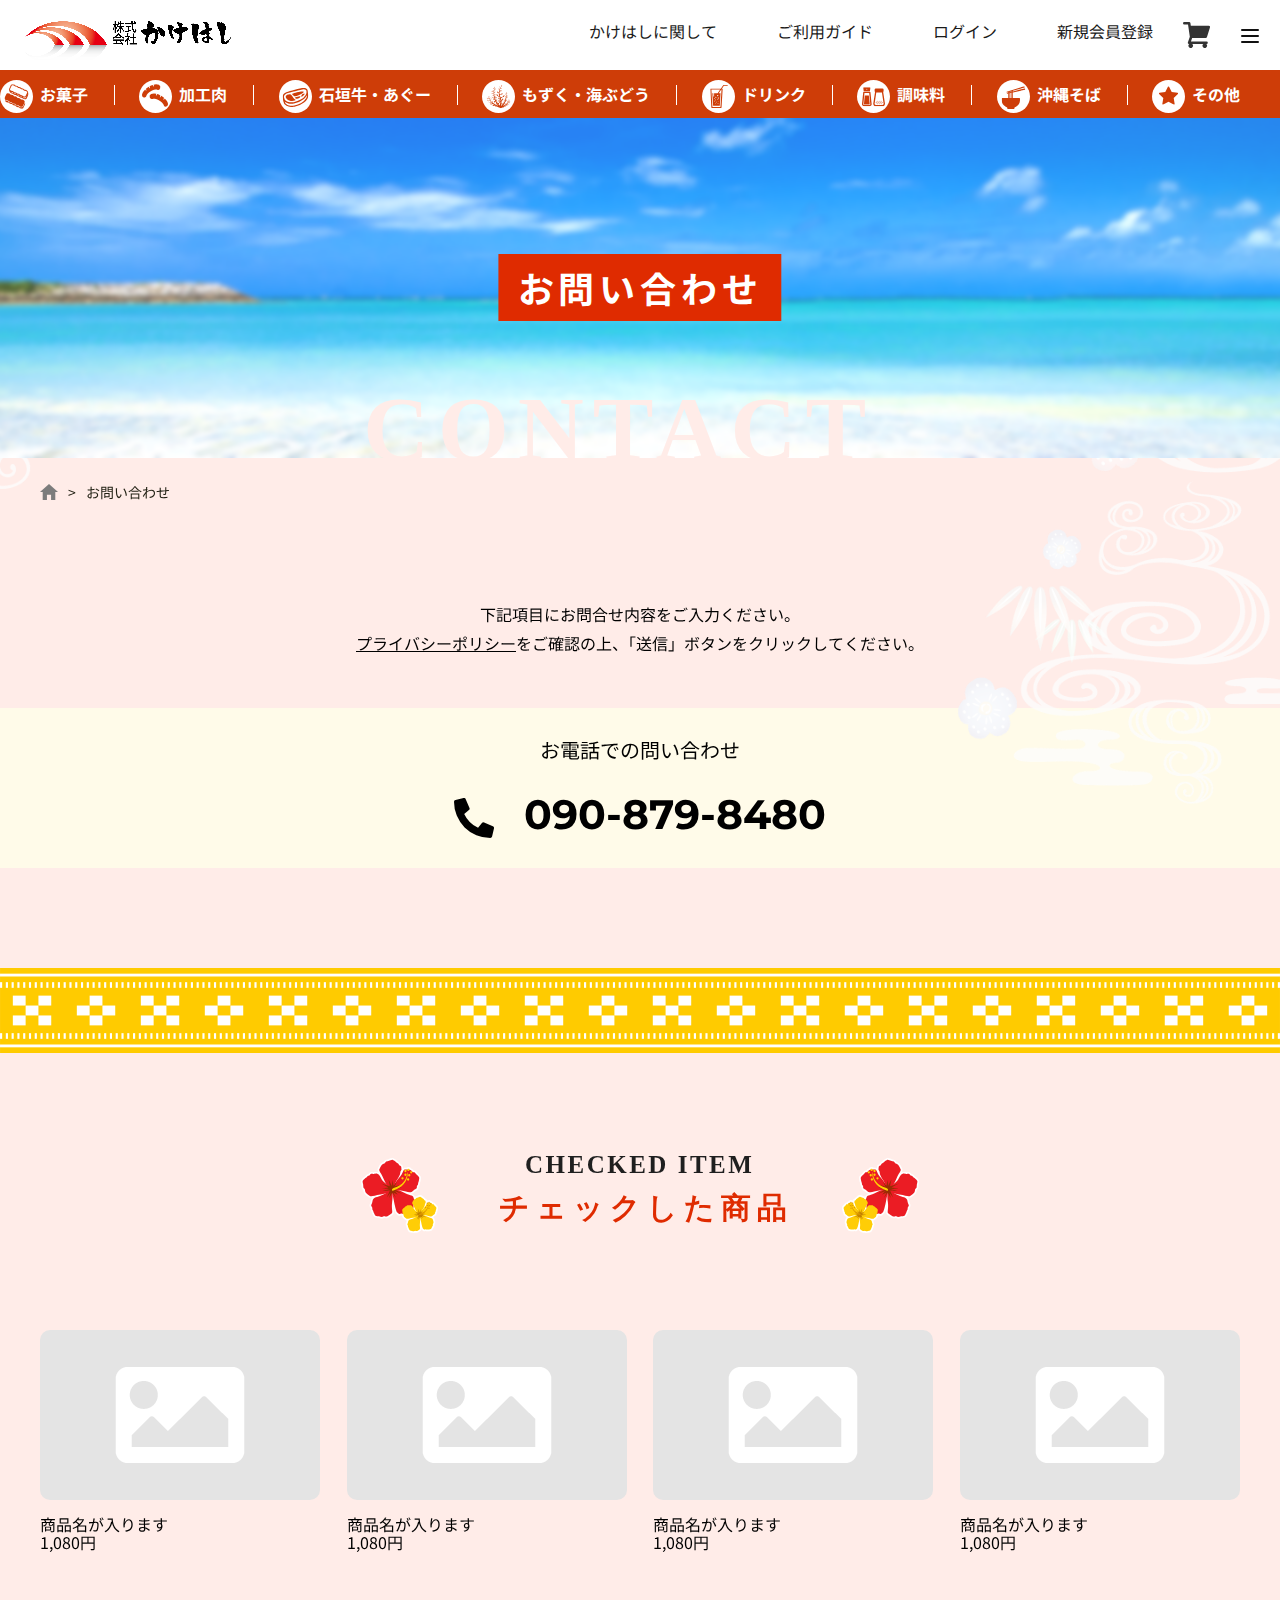
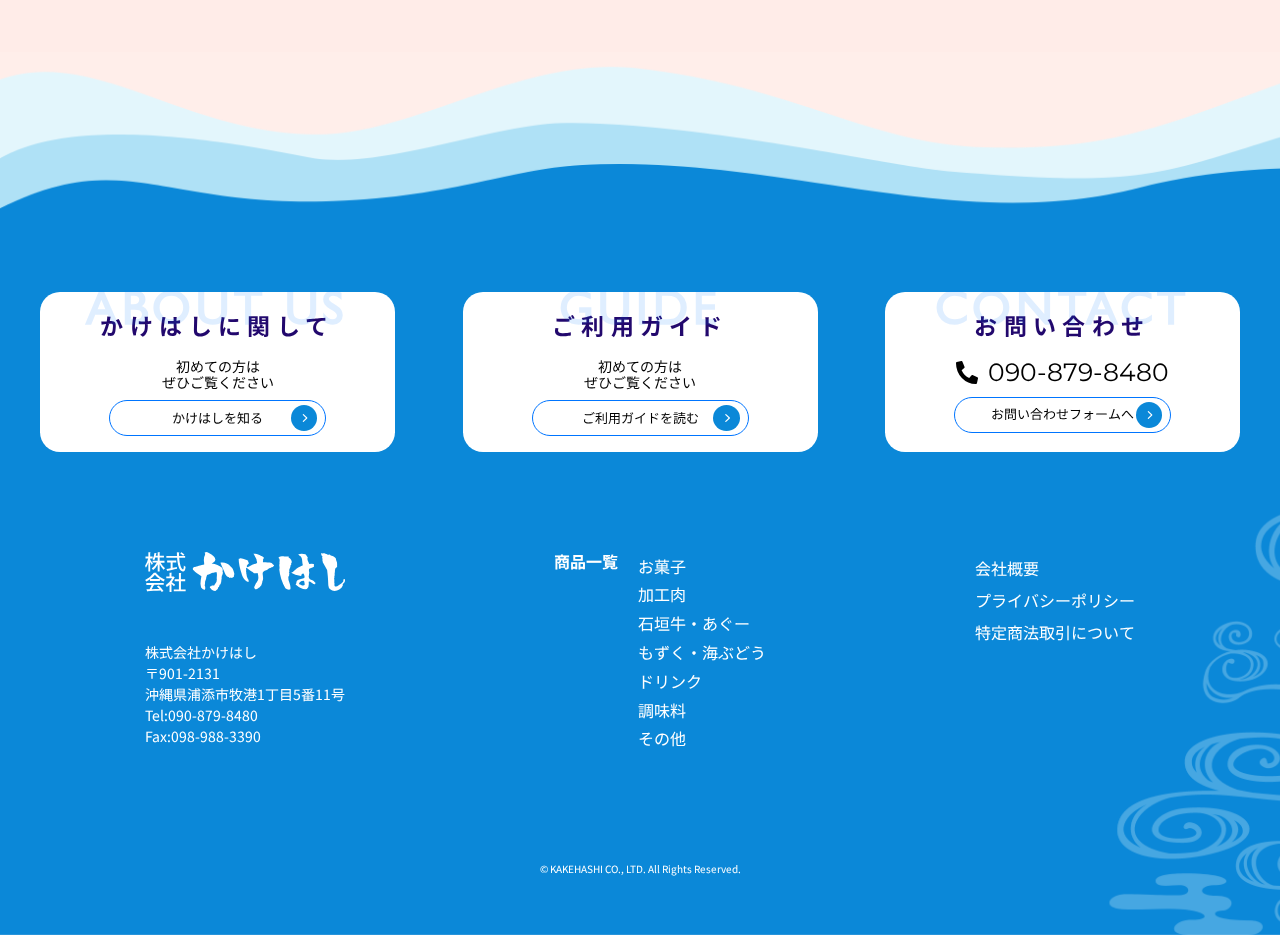
<file: contact.html>
<!DOCTYPE html>
<html lang="ja">
<head>
  <meta charset="utf-8">
  <meta http-equiv="X-UA-Compatible" content="IE=edge">
  <meta name="viewport" content="width=device-width, initial-scale=1">
  <!-- favicon -->
  <link rel="icon" type="image/png" href="images/fav.png" />
  <!-- <meta name="robots" content="index, follow"> -->
  <meta name="format-detection" content="telephone=no">
  <!-- css -->
  <link rel="stylesheet" type="text/css" href="css/reset.css" >
  <link rel="stylesheet" type="text/css" href="scss/style.css" >
  <link rel="stylesheet" type="text/css" href="js/slick-theme.css">
  <link rel="stylesheet" type="text/css" href="js/slick.css">
  <link rel="stylesheet" href="js/jquery.bxslider.css">
  <link rel="preconnect" href="https://fonts.googleapis.com">
  <link rel="preconnect" href="https://fonts.gstatic.com" crossorigin>
  <link href="https://fonts.googleapis.com/css2?family=Kaisei+Opti:wght@700&family=Montserrat:wght@700&family=Noto+Sans+JP:wght@400;700;900&display=swap" rel="stylesheet">
  <!-- <link rel="stylesheet" href="https://cdn.jsdelivr.net/npm/simplebar@5.3.6/dist/simplebar.min.css"/> -->
  <link rel="stylesheet" href="https://cdn.jsdelivr.net/npm/swiper@9/swiper-bundle.min.css"/>


  <title>沖縄を届ける土産物｜株式会社 かけはし</title>
  <meta name="description" content="" />
  <meta name="keywords" content="" />
</head>

<body class="bg_test">
  <div class="bg_img_fix"><img src="./images/bg_test2.png" alt=""></div>
  
  <!-------------------- 下層ヘッダー ------------------------>
  <header class="fixed">
    <div class="pc_header header_under">
      <a href="index.html"><img src="./images/logo.svg" alt=""></a>
      <ul class="top_header">
        <li class="top_header_li"><a href="about.html">かけはしに関して</a></li>
        <li class="top_header_li"><a href="guide.html">ご利用ガイド</a></li>
        <li class="top_header_li"><a href="">ログイン</a></li>
        <li class="top_header_li"><a href="">新規会員登録</a></li>
        <li class="header_icon"><a href=""><img src="./images/header_icon_01.svg" alt="カート"></a></li>
        <li class="header_icon header_icon_01">
          <nav class="global-nav">
            <ul class="global-nav__list">
              <li class="global-nav__item_00">
                <a href=""><img src="./images/header_icon_01.svg" alt=""></a>
                <span class="close_nav"></span>
              </li>
              <li class="global-nav__itemb">
                <a href="about.html"><i class="fa fa-commenting" aria-hidden="true"></i>かけはしに関して</a>
              </li>
              <li class="global-nav__itemb">
                <a href="contact.html"><i class="fa fa-desktop" aria-hidden="true"></i>お問い合わせ</a>
              </li>
              <li class="global-nav__itemc">
                <span class="global-nav_cate">CATEGORY</span>
                <ul>
                  <li class="acMenu2">
                    <div class="sub-menu-ttl"><a href=""></a>お菓子</div>
                  </li>
                  <li class="acMenu2">
                    <div class="sub-menu-ttl"><a href=""></a>加工肉</div>
                  </li>
                  <li class="acMenu2">
                    <div class="sub-menu-ttl"><a href=""></a>石垣牛・あぐー</div>
                  </li>
                  <li class="acMenu2">
                    <div class="sub-menu-ttl"><a href=""></a>もずく・海ぶどう</div>
                  </li>
                  <li class="acMenu2">
                    <div class="sub-menu-ttl"><a href=""></a>ドリンク</div>
                  </li>
                  <li class="acMenu2">
                    <div class="sub-menu-ttl"><a href=""></a>調味料</div>
                  </li>
                  <li class="acMenu2">
                    <div class="sub-menu-ttl"><a href=""></a>沖縄そば</div>
                  </li>
                  <li class="acMenu2">
                    <div class="sub-menu-ttl"><a href=""></a>その他</div>
                  </li>
                </ul>
              </li>

              <li class="global-nav__item global-nav__item__"><a href="">新規会員登録</a></li>
              <li class="global-nav__item"><a href="">ご利用ガイド</a></li>
              <li class="global-nav__item"><a href="company.html">会社概要</a></li>
              <li class="global-nav__item"><a href="">プライバシーポリシー</a></li>
              <li class="global-nav__item"><a href="">特定商法取引について</a></li>
              </ul>
            </nav>
            <div class="hamburger" id="js-hamburger"> <span class="hamburger__line hamburger__line--1"></span> <span class="hamburger__line hamburger__line--2"></span> <span class="hamburger__line hamburger__line--3"></span></div>
            <div class="black-bg" id="js-black-bg"></div>
        </li>
      </ul>
    </div>
    <div class="sp_header">
      <div class="sp_header_wrapper">
        <img class="sp_header_logo" src="./images/logo.svg" alt="">
          <ul class="sp_header_right">
            <li class="sp_header_icon_01"><a class="sp_cart" href=""><img src="./images/header_icon_01.svg" alt="">カート</a></li>
            <li class="sp_header_icon_01">
              <nav class="global-nav">
                <ul class="global-nav__list">
                  <li class="global-nav__item_00">
                    <a href=""><img src="./images/header_icon_01.svg" alt="カート"></a>
                    <span class="close_nav"></span>
                  </li>
                  <li class="global-nav__itemb">
                    <a href="about.html"><i class="fa fa-commenting" aria-hidden="true"></i>かけはしに関して</a>
                  </li>
                  <li class="global-nav__itemb">
                    <a href="contact.html"><i class="fa fa-desktop" aria-hidden="true"></i>お問い合わせ</a>
                  </li>
                  <li class="global-nav__itemc">
                    <span class="global-nav_cate">CATEGORY</span>
                    <ul>
                      <li class="acMenu2">
                        <div class="sub-menu-ttl"><a href=""></a>お菓子</div>
                      </li>
                      <li class="acMenu2">
                        <div class="sub-menu-ttl"><a href=""></a>加工肉</div>
                      </li>
                      <li class="acMenu2">
                        <div class="sub-menu-ttl"><a href=""></a>石垣牛・あぐー</div>
                      </li>
                      <li class="acMenu2">
                        <div class="sub-menu-ttl"><a href=""></a>もずく・海ぶどう</div>
                      </li>
                      <li class="acMenu2">
                        <div class="sub-menu-ttl"><a href=""></a>ドリンク</div>
                      </li>
                      <li class="acMenu2">
                        <div class="sub-menu-ttl"><a href=""></a>調味料</div>
                      </li>
                      <li class="acMenu2">
                        <div class="sub-menu-ttl"><a href=""></a>沖縄そば</div>
                      </li>
                      <li class="acMenu2">
                        <div class="sub-menu-ttl"><a href=""></a>その他</div>
                      </li>
                    </ul>
                  </li>
    
                  <li class="global-nav__item global-nav__item__"><a href="">新規会員登録</a></li>
                  <li class="global-nav__item"><a href="guide.html">ご利用ガイド</a></li>
                  <li class="global-nav__item"><a href="company.html">会社概要</a></li>
                  <li class="global-nav__item"><a href="">プライバシーポリシー</a></li>
                  <li class="global-nav__item"><a href="">特定商法取引について</a></li>
                  </ul>
                </nav>
                <div class="hamburger" id="js-hamburgersp"> <span class="hamburger__line hamburger__line--1"></span> <span class="hamburger__line hamburger__line--2"></span> <span class="hamburger__line hamburger__line--3"></span><span class="humburger_menu">MENU</span></div>
                <div class="black-bgsp" id="js-black-bg"></div>
            </li>
          </ul>
      </div>
    </div>
    <section id="header_03" class="is_pc">
      <ul>
        <li><a href="">お菓子</a></li>
        <li><a href="">加工肉</a></li>
        <li><a href="">石垣牛・あぐー</a></li>
        <li><a href="">もずく・海ぶどう</a></li>
        <li><a href="">ドリンク</a></li>
        <li><a href="">調味料</a></li>
        <li><a href="">沖縄そば</a></li>
        <li><a href="">その他</a></li>
      </ul>
    </section>
  </header>

  

  <main>

     <!-------------------- FV ------------------------>
    <section id="contact">
      <div class="contact_fv">
        <h1>お問い合わせ</h1>
      </div>
    </section>

    <!-------------------- パンくずリスト ------------------------>
    <nav class="is_pc">
      <ol class="breadcrumbs">
        <li><a href="index.html"><img src="./images/home.svg" alt=""></a></li>
        <li>お問い合わせ</li>
  
      </ol>
    </nav>

    <!-------------------- お問い合わせ ------------------------>

    <section id="contact_contents">
        <p class="contact_text">下記項目にお問合せ内容をご入力ください。<br>
          <a href="">プライバシーポリシー</a>をご確認の上、「送信」ボタンをクリックしてください。
        </p>
        <div class="contact_tel">
          <p>お電話での問い合わせ</p>
          <a href="tel:098-879-8480"><img src="./images/contact_tel.svg" alt="">090-879-8480</a>
        </div>
    </section>
   

    <div class="kazari"><img src="./images/kazari_02.svg" alt=""></div>



     <!-------------------- チェックした商品 ------------------------>
     <section id="checked">
      <div class="section_inner">
        <div class="title_img"><img src="./images/checked.svg" alt=""></div>
          <div class="checked_wrapper">
              <div class="checked_inner">
                <img src="./images/checked_00.png" alt="">
                <p>商品名が入ります</p>
                <span>1,080円</span>
              </div>
              <div class="checked_inner">
                <img src="./images/checked_00.png" alt="">
                <p>商品名が入ります</p>
                <span>1,080円</span>
              </div>
              <div class="checked_inner">
                <img src="./images/checked_00.png" alt="">
                <p>商品名が入ります</p>
                <span>1,080円</span>
              </div>
              <div class="checked_inner">
                <img src="./images/checked_00.png" alt="">
                <p>商品名が入ります</p>
                <span>1,080円</span>
              </div>
          </div>

      </div>
     </section>

  </main>

  <!-------------------- フッター ------------------------>
  <footer>
    <div class="footer_pc">
      <div class="section_inner">

     
      <div class="footer_box">
        <div class="footer_box_inner footer_box_inner_01">
          <h3>かけはしに関して</h3>
          <p>初めての方は<br>ぜひご覧ください</p>
          <a class="footer_link" href="about.html">かけはしを知る<img src="./images/footer_link.svg" alt=""></a>
        </div>

        <div class="footer_box_inner footer_box_inner_02">
          <h3>ご利用ガイド</h3>
          <p>初めての方は<br>ぜひご覧ください</p>
          <a class="footer_link" href="guide.html">ご利用ガイドを読む<img src="./images/footer_link.svg" alt=""></a>
        </div>

        <div class="footer_box_inner footer_box_inner_03">
          <h3>お問い合わせ</h3>
          <a class="tel" href="tel:090-879-84800"><img src="./images/tel.svg" alt="">090-879-8480</a>
          <a class="footer_link" href="contact.html">お問い合わせフォームへ<img src="./images/footer_link.svg" alt=""></a>
        </div>
      </div>

      <div class="footer_box_02">
        <div class="footer_company">
          <img src="./images/footer_logo.svg" alt="">
          <p>株式会社かけはし</p>
          <p>〒901-2131 </p>
          <p>沖縄県浦添市牧港1丁目5番11号</p>
          <p>Tel:090-879-8480</p>
          <p>Fax:098-988-3390</p>
        </div>

        <div class="footer_list">
          <span>商品一覧</span>
          <ul>
            <li><a href="">お菓子</a></li>
            <li><a href="">加工肉</a></li>
            <li><a href="">石垣牛・あぐー</a></li>
            <li><a href="">もずく・海ぶどう</a></li>
            <li><a href="">ドリンク</a></li>
            <li><a href="">調味料</a></li>
            <li><a href="">その他</a></li>
          </ul>
        </div>

        <div class="footer_company_02">
          <ul>
            <li><a href="company.html">会社概要</a></li>
            <li><a href="">プライバシーポリシー</a></li>
            <li><a href="">特定商法取引について</a></li>
          </ul>
        </div>
      </div>
      <small>© KAKEHASHI CO., LTD. All Rights Reserved.</small>
    </div>
    </div>

    <div class="footer_sp">
      <div class="footer_sp_upper">
        <div class="footer_sp_inner">
          <a href="about.html">かけはしに関して</a>
        </div>
        <div class="footer_sp_inner">
          <a href="guide.html">ご利用ガイド</a>
        </div>
        <div class="footer_sp_inner">
          <a href="contact.html">お問い合わせフォーム</a>
        </div>
      </div>

      <div class="footer_sp_tel">
        <span class="footer_sp_tel_text">お電話からもお気軽に</span>
        <a href="tel:090-879-8480"><img src="./images/footer_sp_tel.svg" alt="">098-879-8480</a>
      </div>

      <div class="footer_under">
        <div class="footer_sp_logo"><a href="index.html"><img src="./images/footer_logo.svg" alt=""></a></div>
        <div class="footer_sp_link">
          <div class="footer_sp_flex">
              <div class="footer_sp_list">商品一覧</div>
              <ul>
                <li><a href="">お菓子</a></li>
                <li><a href="">加工肉</a></li>
                <li><a href="">もずく・海ぶどう</a></li>
                <li><a href="">ドリンク</a></li>
                <li><a href="">調味料</a></li>
                <li><a href="">沖縄そば</a></li>
                <li><a href="">その他</a></li>
              </ul>
          </div>
          <div class="footer_sp_list"><a href="company.html">会社概要</a></div>
          <div class="footer_sp_list"><a href="">プライバシーポリシー</a></div>
          <div class="footer_sp_list"><a href="">特定商法取引について</a></div>
        </div>
      </div>
      <small>© KAKEHASHI CO., LTD. All Rights Reserved.</small>
    </div>
  </footer>

  <!-- js -->
  <script src="https://code.jquery.com/jquery-3.6.1.min.js"></script>
  <script type="text/javascript" src="js/slick.js"></script>
  <script type="text/javascript" src="js/script.js"></script>
  <script src="js/jquery.bxslider.min.js"></script>
  <!-- <script type="text/javascript" src="js/jquery.inview.min.js"></script> -->
  <script>
    function toggleNav() {
  var body = document.body;
  var hamburger = document.getElementById('js-hamburger');
  var blackBg = document.getElementById('js-black-bg');

  hamburger.addEventListener('click', function() {
    body.classList.toggle('nav-open');
  });
  blackBg.addEventListener('click', function() {
    body.classList.remove('nav-open');
  });
}
toggleNav();
  </script>
</body>

</html>
</file>
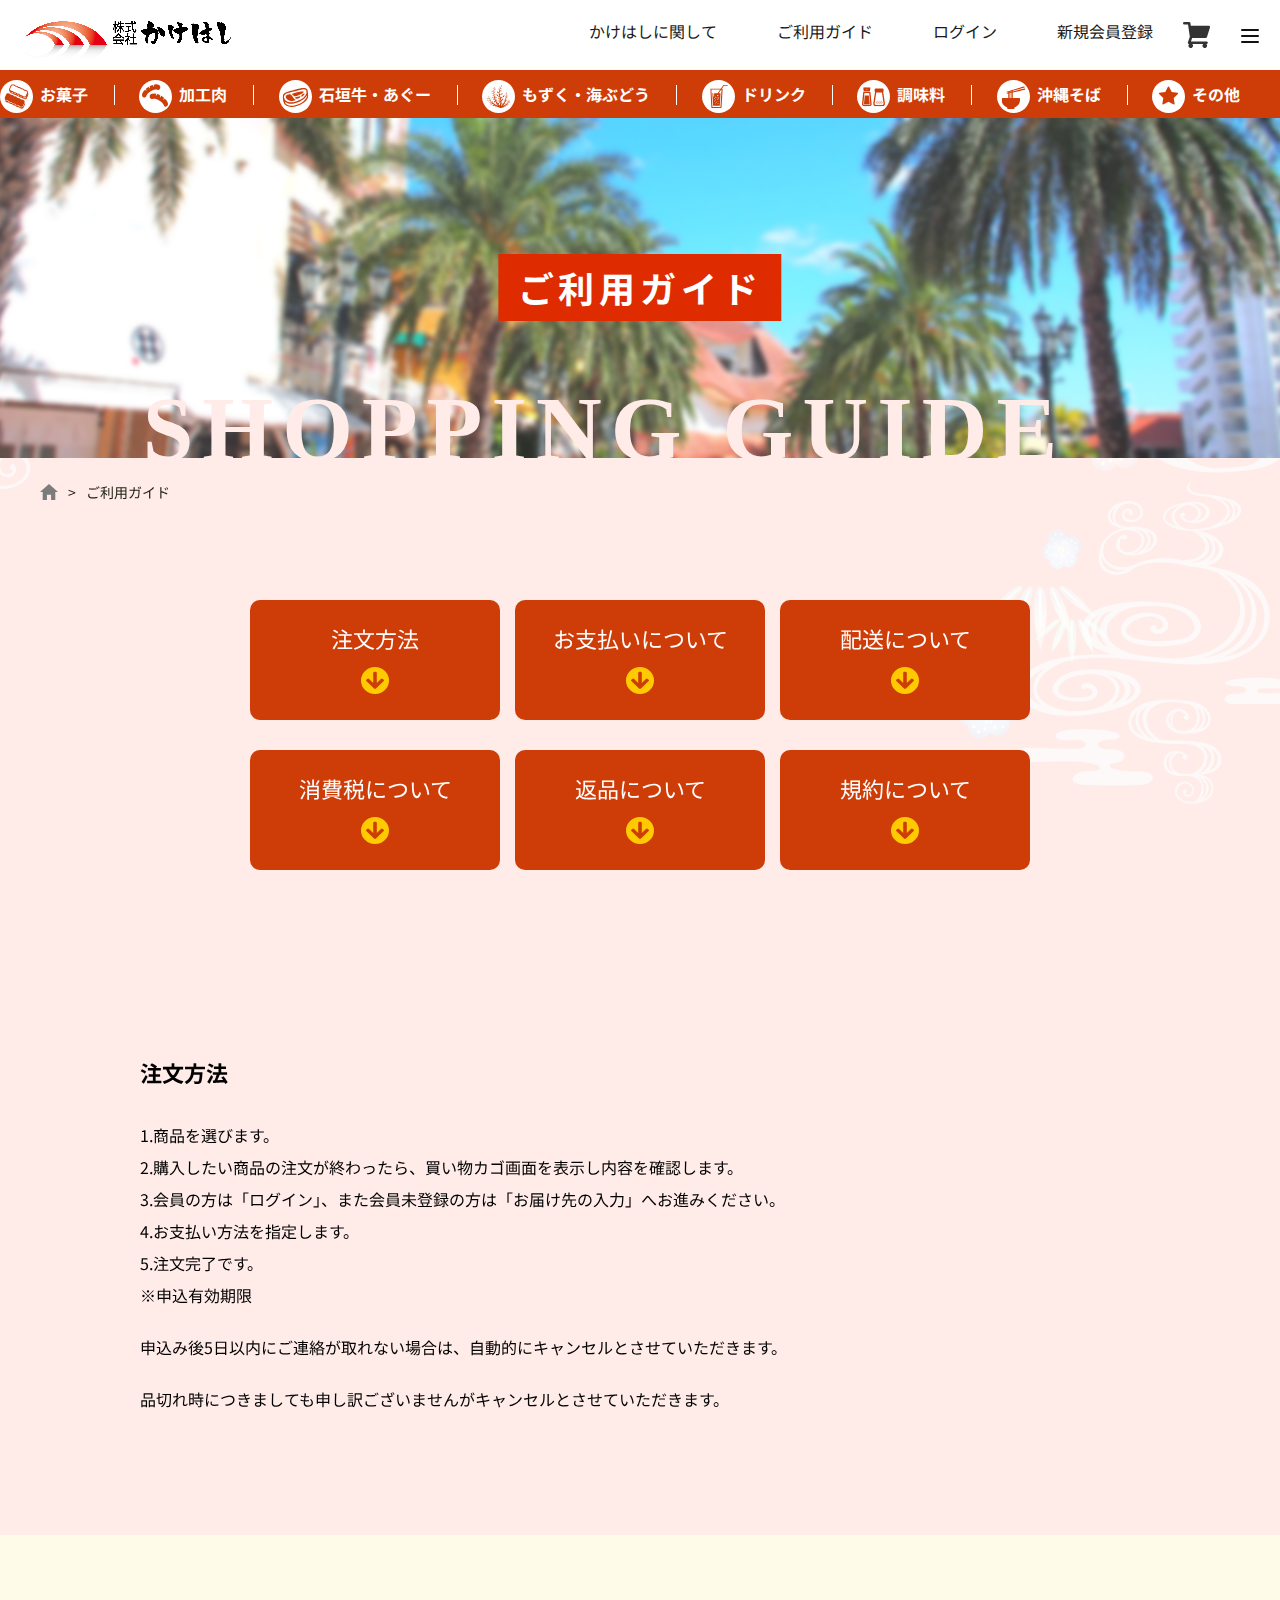
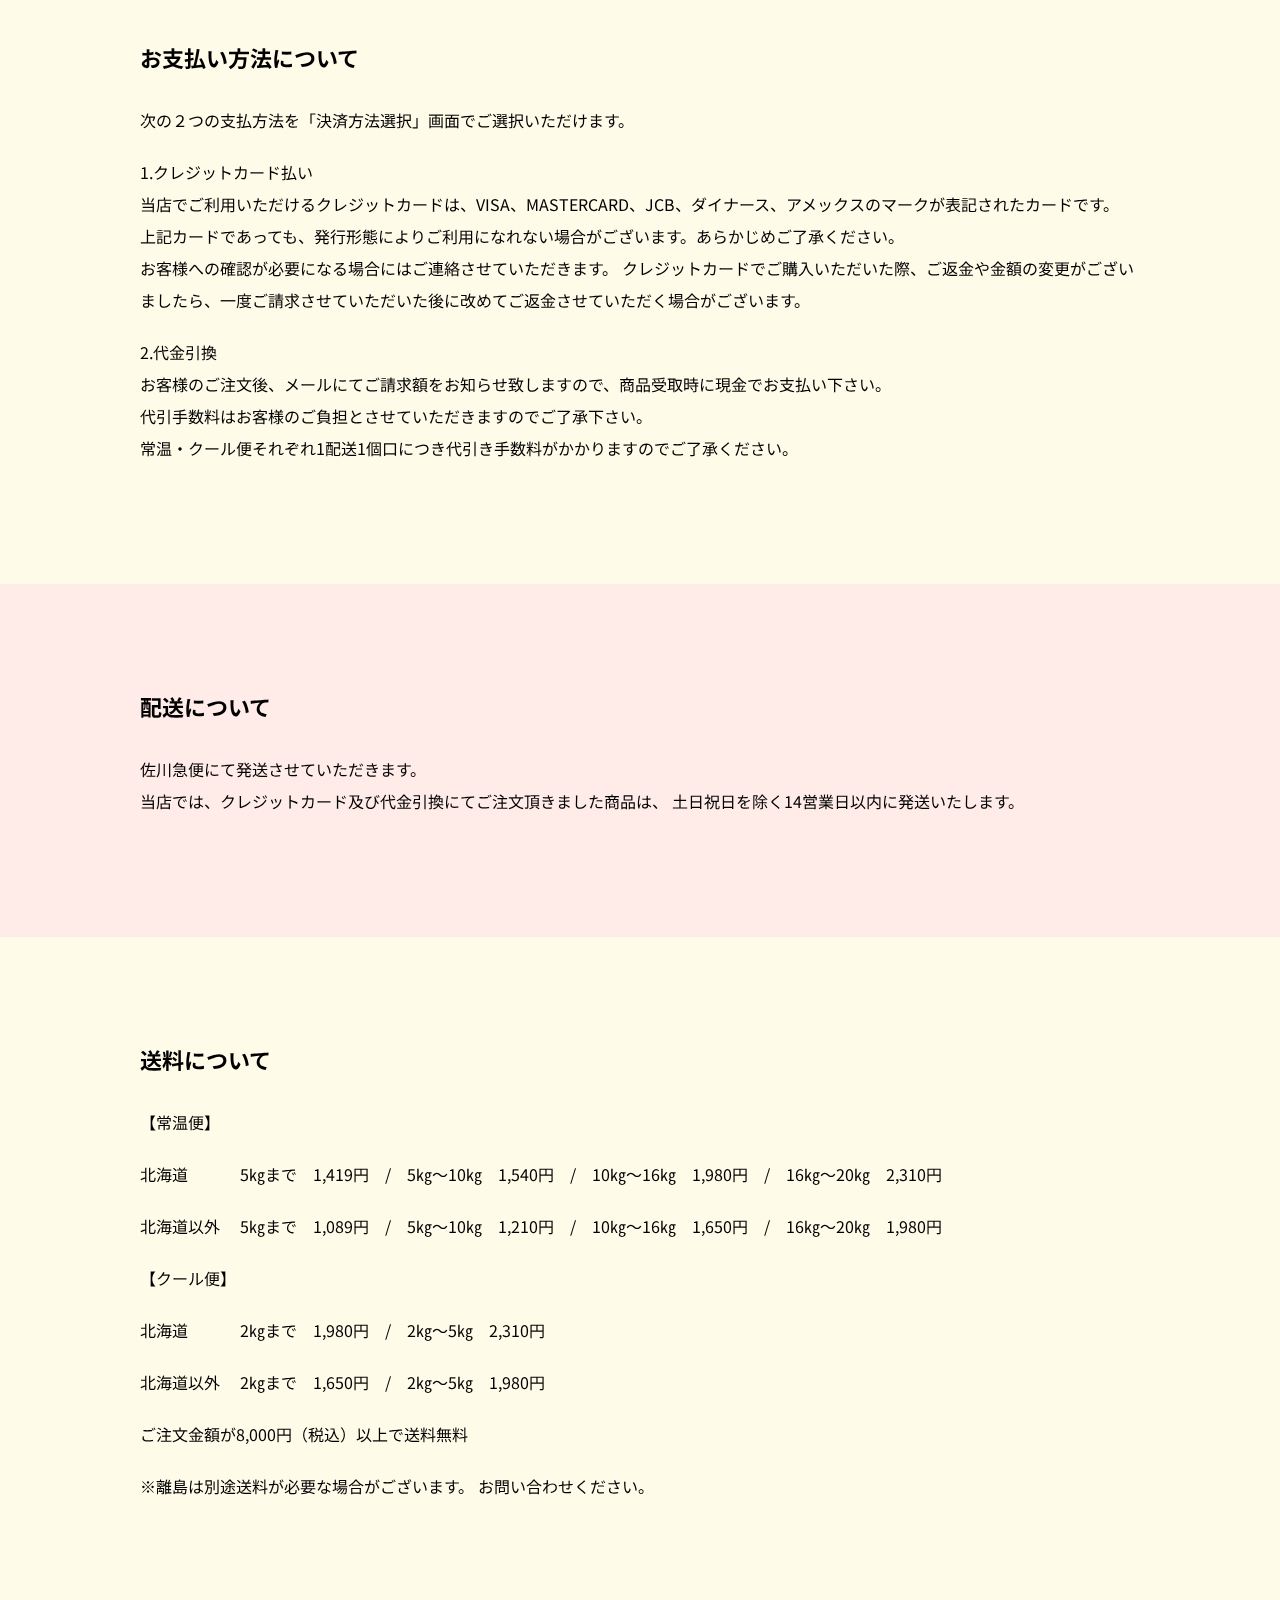
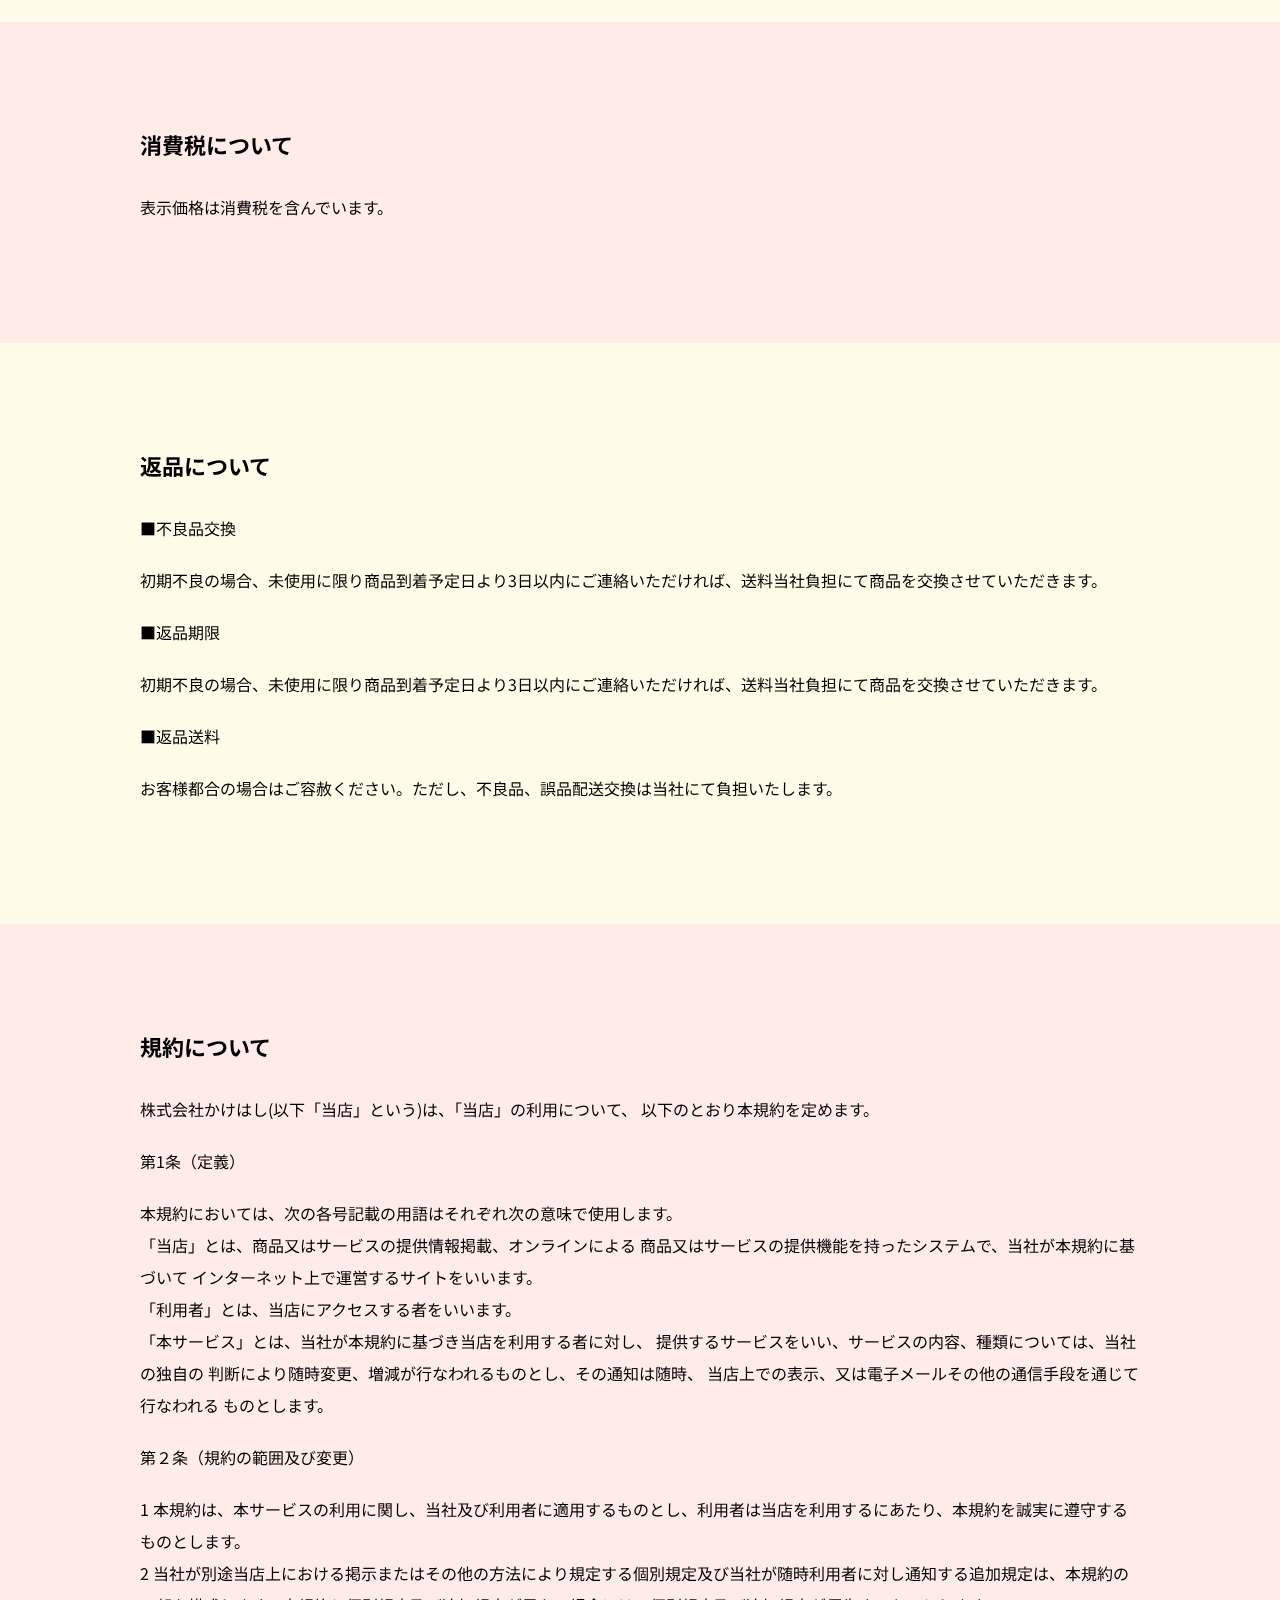
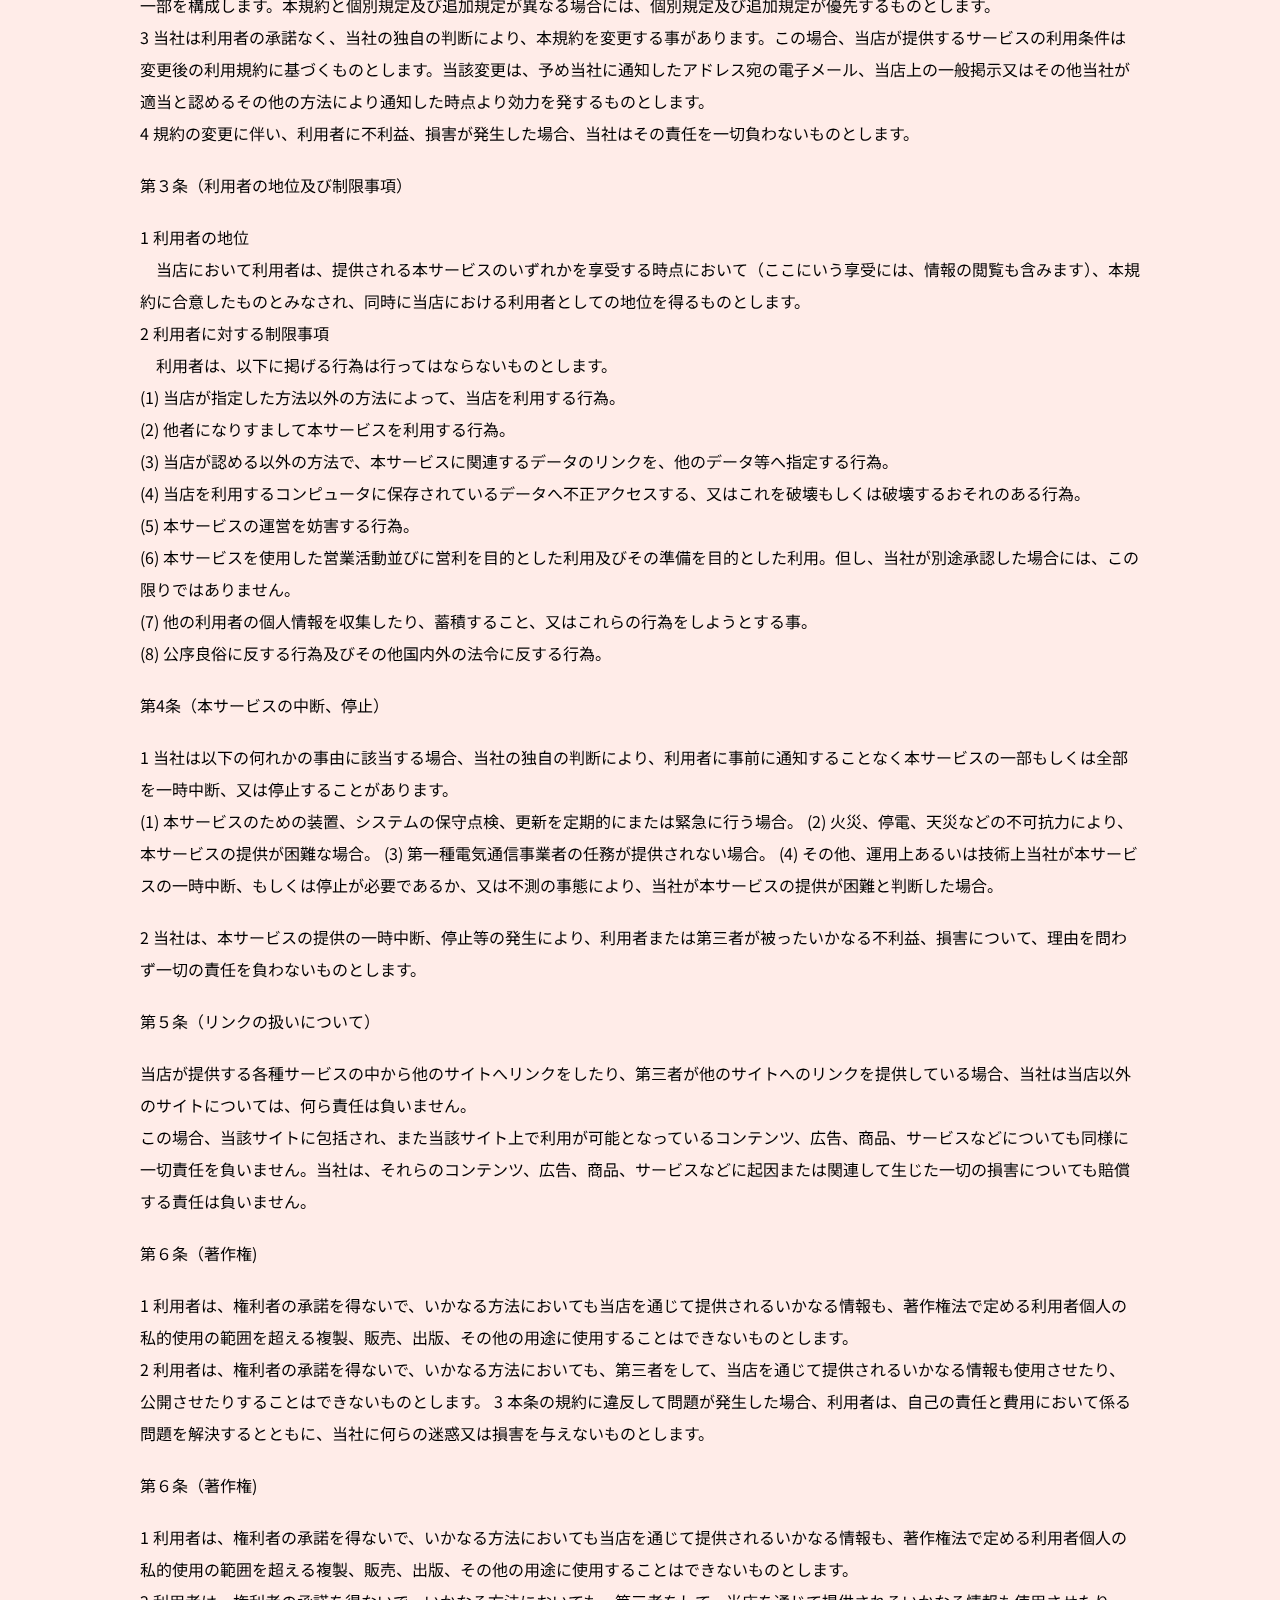
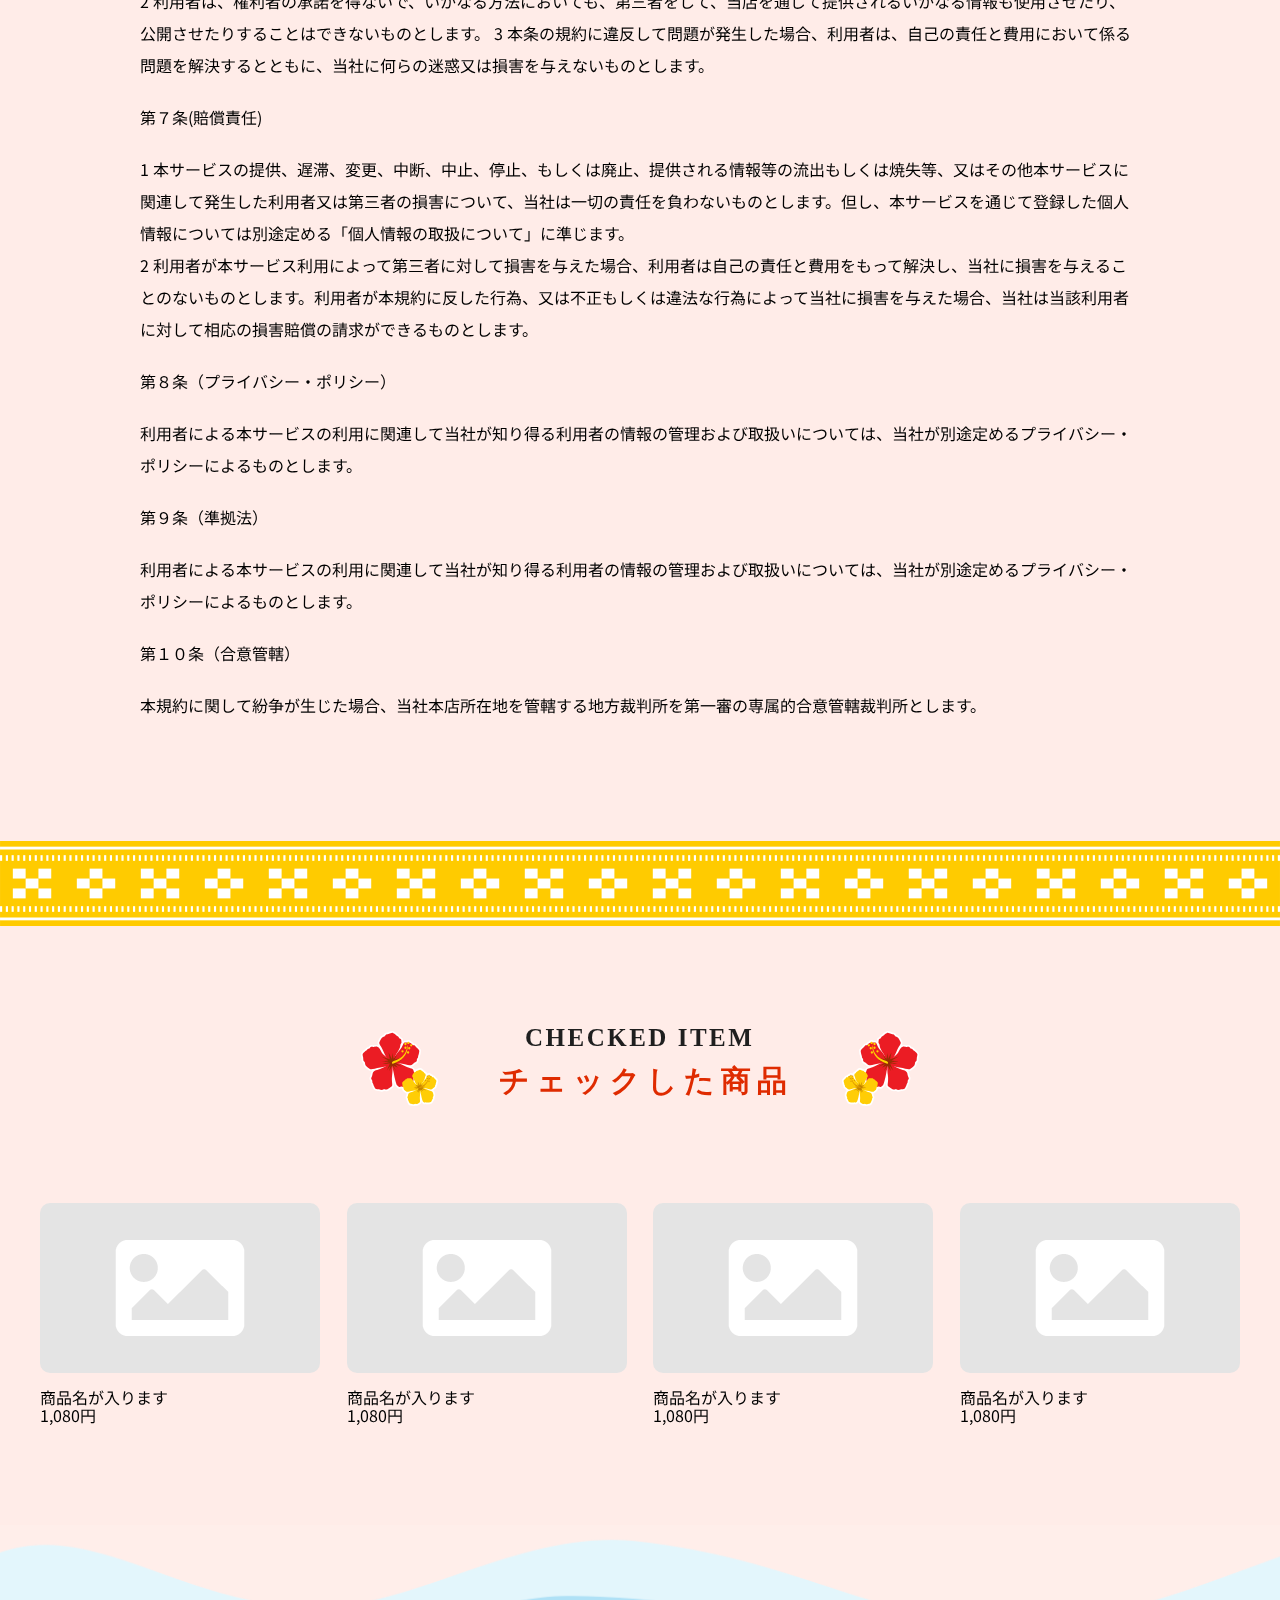
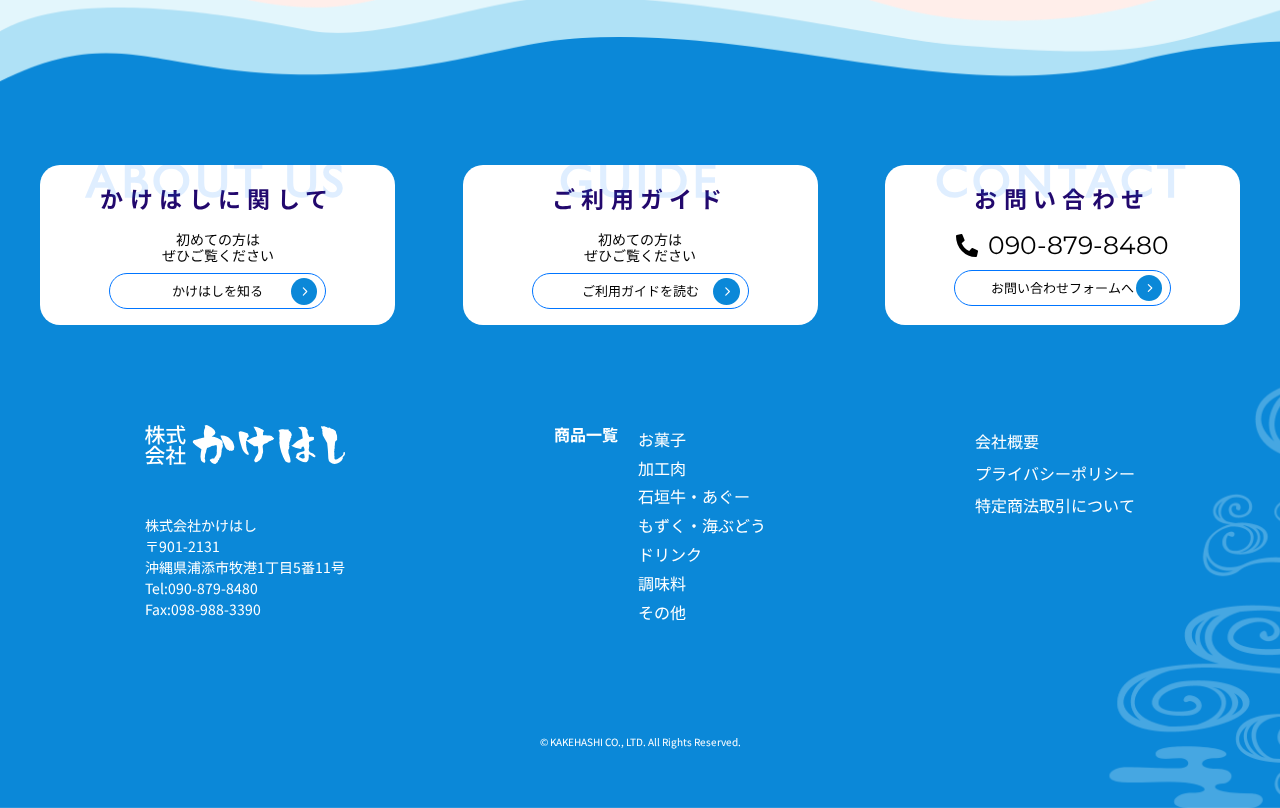
<file: guide.html>
<!DOCTYPE html>
<html lang="ja">
<head>
  <meta charset="utf-8">
  <meta http-equiv="X-UA-Compatible" content="IE=edge">
  <meta name="viewport" content="width=device-width, initial-scale=1">
  <!-- favicon -->
  <link rel="icon" type="image/png" href="images/fav.png" />
  <!-- <meta name="robots" content="index, follow"> -->
  <meta name="format-detection" content="telephone=no">
  <!-- css -->
  <link rel="stylesheet" type="text/css" href="css/reset.css" >
  <link rel="stylesheet" type="text/css" href="scss/style.css" >
  <link rel="stylesheet" type="text/css" href="js/slick-theme.css">
  <link rel="stylesheet" type="text/css" href="js/slick.css">
  <link rel="stylesheet" href="js/jquery.bxslider.css">
  <link rel="preconnect" href="https://fonts.googleapis.com">
  <link rel="preconnect" href="https://fonts.gstatic.com" crossorigin>
  <link href="https://fonts.googleapis.com/css2?family=Kaisei+Opti:wght@700&family=Montserrat:wght@700&family=Noto+Sans+JP:wght@400;700;900&display=swap" rel="stylesheet">
  <!-- <link rel="stylesheet" href="https://cdn.jsdelivr.net/npm/simplebar@5.3.6/dist/simplebar.min.css"/> -->
  <link rel="stylesheet" href="https://cdn.jsdelivr.net/npm/swiper@9/swiper-bundle.min.css"/>


  <title>沖縄を届ける土産物｜株式会社 かけはし</title>
  <meta name="description" content="" />
  <meta name="keywords" content="" />
</head>

<body class="bg_test">
    <div class="bg_img_fix"><img src="./images/bg_test2.png" alt=""></div>

  <!-------------------- 下層ヘッダー ------------------------>
  <header class="fixed">
    <div class="pc_header header_under">
      <a href="index.html"><img src="./images/logo.svg" alt=""></a>
      <ul class="top_header">
        <li class="top_header_li"><a href="about.html">かけはしに関して</a></li>
        <li class="top_header_li"><a href="guide.html">ご利用ガイド</a></li>
        <li class="top_header_li"><a href="">ログイン</a></li>
        <li class="top_header_li"><a href="">新規会員登録</a></li>
        <li class="header_icon"><a href=""><img src="./images/header_icon_01.svg" alt="カート"></a></li>
        <li class="header_icon header_icon_01">
          <nav class="global-nav">
            <ul class="global-nav__list">
              <li class="global-nav__item_00">
                <a href=""><img src="./images/header_icon_01.svg" alt=""></a>
                <span class="close_nav"></span>
              </li>
              <li class="global-nav__itemb">
                <a href="about.html"><i class="fa fa-commenting" aria-hidden="true"></i>かけはしに関して</a>
              </li>
              <li class="global-nav__itemb">
                <a href="contact.html"><i class="fa fa-desktop" aria-hidden="true"></i>お問い合わせ</a>
              </li>
              <li class="global-nav__itemc">
                <span class="global-nav_cate">CATEGORY</span>
                <ul>
                  <li class="acMenu2">
                    <div class="sub-menu-ttl"><a href=""></a>お菓子</div>
                  </li>
                  <li class="acMenu2">
                    <div class="sub-menu-ttl"><a href=""></a>加工肉</div>
                  </li>
                  <li class="acMenu2">
                    <div class="sub-menu-ttl"><a href=""></a>石垣牛・あぐー</div>
                  </li>
                  <li class="acMenu2">
                    <div class="sub-menu-ttl"><a href=""></a>もずく・海ぶどう</div>
                  </li>
                  <li class="acMenu2">
                    <div class="sub-menu-ttl"><a href=""></a>ドリンク</div>
                  </li>
                  <li class="acMenu2">
                    <div class="sub-menu-ttl"><a href=""></a>調味料</div>
                  </li>
                  <li class="acMenu2">
                    <div class="sub-menu-ttl"><a href=""></a>沖縄そば</div>
                  </li>
                  <li class="acMenu2">
                    <div class="sub-menu-ttl"><a href=""></a>その他</div>
                  </li>
                </ul>
              </li>

              <li class="global-nav__item global-nav__item__"><a href="">新規会員登録</a></li>
              <li class="global-nav__item"><a href="">ご利用ガイド</a></li>
              <li class="global-nav__item"><a href="company.html">会社概要</a></li>
              <li class="global-nav__item"><a href="">プライバシーポリシー</a></li>
              <li class="global-nav__item"><a href="">特定商法取引について</a></li>
              </ul>
            </nav>
            <div class="hamburger" id="js-hamburger"> <span class="hamburger__line hamburger__line--1"></span> <span class="hamburger__line hamburger__line--2"></span> <span class="hamburger__line hamburger__line--3"></span></div>
            <div class="black-bg" id="js-black-bg"></div>
        </li>
      </ul>
    </div>
    <div class="sp_header">
      <div class="sp_header_wrapper">
        <img class="sp_header_logo" src="./images/logo.svg" alt="">
          <ul class="sp_header_right">
            <li class="sp_header_icon_01"><a class="sp_cart" href=""><img src="./images/header_icon_01.svg" alt="">カート</a></li>
            <li class="sp_header_icon_01">
              <nav class="global-nav">
                <ul class="global-nav__list">
                  <li class="global-nav__item_00">
                    <a href=""><img src="./images/header_icon_01.svg" alt="カート"></a>
                    <span class="close_nav"></span>
                  </li>
                  <li class="global-nav__itemb">
                    <a href="about.html"><i class="fa fa-commenting" aria-hidden="true"></i>かけはしに関して</a>
                  </li>
                  <li class="global-nav__itemb">
                    <a href="contact.html"><i class="fa fa-desktop" aria-hidden="true"></i>お問い合わせ</a>
                  </li>
                  <li class="global-nav__itemc">
                    <span class="global-nav_cate">CATEGORY</span>
                    <ul>
                      <li class="acMenu2">
                        <div class="sub-menu-ttl"><a href=""></a>お菓子</div>
                      </li>
                      <li class="acMenu2">
                        <div class="sub-menu-ttl"><a href=""></a>加工肉</div>
                      </li>
                      <li class="acMenu2">
                        <div class="sub-menu-ttl"><a href=""></a>石垣牛・あぐー</div>
                      </li>
                      <li class="acMenu2">
                        <div class="sub-menu-ttl"><a href=""></a>もずく・海ぶどう</div>
                      </li>
                      <li class="acMenu2">
                        <div class="sub-menu-ttl"><a href=""></a>ドリンク</div>
                      </li>
                      <li class="acMenu2">
                        <div class="sub-menu-ttl"><a href=""></a>調味料</div>
                      </li>
                      <li class="acMenu2">
                        <div class="sub-menu-ttl"><a href=""></a>沖縄そば</div>
                      </li>
                      <li class="acMenu2">
                        <div class="sub-menu-ttl"><a href=""></a>その他</div>
                      </li>
                    </ul>
                  </li>
    
                  <li class="global-nav__item global-nav__item__"><a href="">新規会員登録</a></li>
                  <li class="global-nav__item"><a href="guide.html">ご利用ガイド</a></li>
                  <li class="global-nav__item"><a href="company.html">会社概要</a></li>
                  <li class="global-nav__item"><a href="">プライバシーポリシー</a></li>
                  <li class="global-nav__item"><a href="">特定商法取引について</a></li>
                  </ul>
                </nav>
                <div class="hamburger" id="js-hamburgersp"> <span class="hamburger__line hamburger__line--1"></span> <span class="hamburger__line hamburger__line--2"></span> <span class="hamburger__line hamburger__line--3"></span><span class="humburger_menu">MENU</span></div>
                <div class="black-bgsp" id="js-black-bg"></div>
            </li>
          </ul>
      </div>
    </div>
    <section id="header_03" class="is_pc">
      <ul>
        <li><a href="">お菓子</a></li>
        <li><a href="">加工肉</a></li>
        <li><a href="">石垣牛・あぐー</a></li>
        <li><a href="">もずく・海ぶどう</a></li>
        <li><a href="">ドリンク</a></li>
        <li><a href="">調味料</a></li>
        <li><a href="">沖縄そば</a></li>
        <li><a href="">その他</a></li>
      </ul>
    </section>
  </header>

  

  <main>

     <!-------------------- FV ------------------------>
    <section id="guide">
      <div class="guide_fv">
        <h1>ご利用ガイド</h1>
      </div>
    </section>


    <!-------------------- パンくずリスト ------------------------>
    <nav class="is_pc">
      <ol class="breadcrumbs">
        <li><a href="index.html"><img src="./images/home.svg" alt=""></a></li>
        <li>ご利用ガイド</li>
  
      </ol>
    </nav>


    <!-------------------- ページ内リンク ------------------------>
    <section id="link">
      <div class="section_inner">
        <div class="link_wrapper">
          <ul>
            <li><a href="#order">注文方法<img src="./images/to_down.svg" alt=""></a></li>
            <li><a href="#pay">お支払いについて<img src="./images/to_down.svg" alt=""></a></li>
            <li><a href="#delivery">配送について<img src="./images/to_down.svg" alt=""></a></li>
            <li><a href="#tax">消費税について<img src="./images/to_down.svg" alt=""></a></li>
            <li><a href="#returns">返品について<img src="./images/to_down.svg" alt=""></a></li>
            <li><a href="#terms">規約について<img src="./images/to_down.svg" alt=""></a></li>
          </ul>
        </div>
      </div>
    </section>

    <!-------------------- 注文方法 ------------------------>

    <section id="order">
      <div class="section_inner">
        <div class="guide_inner">
          <h3>注文方法</h3>
          <ul>
            <li>1.商品を選びます。</li>
            <li>2.購入したい商品の注文が終わったら、買い物カゴ画面を表示し内容を確認します。</li>
            <li>3.会員の方は「ログイン」、また会員未登録の方は「お届け先の入力」へお進みください。</li>
            <li>4.お支払い方法を指定します。</li>
            <li>5.注文完了です。</li>
          </ul>
          <p>※申込有効期限</p>
          <p>申込み後5日以内にご連絡が取れない場合は、自動的にキャンセルとさせていただきます。</p>
          <p>品切れ時につきましても申し訳ございませんがキャンセルとさせていただきます。</p>
        </div>
      </div>
    </section>

    <!-------------------- お支払いについて ------------------------>

    <section id="pay">
      <div class="section_inner">
        <div class="guide_inner">
          <h3>お支払い方法について</h3>
          <p>次の２つの支払方法を「決済方法選択」画面でご選択いただけます。</p>
          <p>1.クレジットカード払い<br>
            当店でご利用いただけるクレジットカードは、VISA、MASTERCARD、JCB、ダイナース、アメックスのマークが表記されたカードです。<br>
            上記カードであっても、発行形態によりご利用になれない場合がございます。あらかじめご了承ください。<br>
            お客様への確認が必要になる場合にはご連絡させていただきます。 クレジットカードでご購入いただいた際、ご返金や金額の変更がございましたら、一度ご請求させていただいた後に改めてご返金させていただく場合がございます。
            </p>

        <p>
          2.代金引換<br>
          お客様のご注文後、メールにてご請求額をお知らせ致しますので、商品受取時に現金でお支払い下さい。<br>
          代引手数料はお客様のご負担とさせていただきますのでご了承下さい。<br>
          常温・クール便それぞれ1配送1個口につき代引き手数料がかかりますのでご了承ください。<br>
        </p>
        </div>
      </div>
    </section>

    <!-------------------- 配送について ------------------------>

    <section id="delivery">
      <div class="section_inner">
        <div class="guide_inner">
          <h3>配送について</h3>
          <p>佐川急便にて発送させていただきます。<br>
            当店では、クレジットカード及び代金引換にてご注文頂きました商品は、 土日祝日を除く14営業日以内に発送いたします。</p>
        </div>
      </div>
    </section>

    <!-------------------- 送料について ------------------------>

    <section id="postage">
      <div class="section_inner">
        <div class="guide_inner">
          <h3>送料について</h3>
          <div class="jouon">
            <p>【常温便】</p>
            <p>北海道　　　 5㎏まで　1,419円　/　5㎏～10㎏　1,540円　/　10㎏～16㎏　1,980円　/　16㎏～20㎏　2,310円</p>
            <p>北海道以外　 5㎏まで　1,089円　/　5㎏～10㎏　1,210円　/　10㎏～16㎏　1,650円　/　16㎏～20㎏　1,980円</p>
          </div>

          <div class="cool">
            <p>【クール便】</p>
            <p>北海道　　　 2㎏まで　1,980円　/　2㎏～5㎏　2,310円</p>
            <p>北海道以外　 2㎏まで　1,650円　/　2㎏～5㎏　1,980円</p>
          </div>

          <p>ご注文金額が8,000円（税込）以上で送料無料</p>
          <p>※離島は別途送料が必要な場合がございます。 お問い合わせください。</p>

        </div>
      </div>
    </section>

    <!-------------------- 消費税について ------------------------>

    <section id="tax">
      <div class="section_inner">
        <div class="guide_inner">
          <h3>消費税について</h3>
          <p>表示価格は消費税を含んでいます。</p>
        </div>
      </div>
    </section>

    <!-------------------- 返品について ------------------------>

    <section id="returns">
      <div class="section_inner">
        <div class="guide_inner">
          <h3>返品について</h3>
          <div class="returns_list">
            <p>■不良品交換</p>
            <p>初期不良の場合、未使用に限り商品到着予定日より3日以内にご連絡いただければ、送料当社負担にて商品を交換させていただきます。</p>
          </div>

          <div class="returns_list">
            <p>■返品期限</p>
            <p>初期不良の場合、未使用に限り商品到着予定日より3日以内にご連絡いただければ、送料当社負担にて商品を交換させていただきます。</p>
          </div>

          <div class="returns_list">
            <p>■返品送料</p>
            <p>お客様都合の場合はご容赦ください。ただし、不良品、誤品配送交換は当社にて負担いたします。</p>
          </div>
        </div>
      </div>
    </section>


    <!-------------------- 規約について ------------------------>

    <section id="terms">
      <div class="section_inner">
        <div class="guide_inner">
          <h3>規約について</h3>
          <p>株式会社かけはし(以下「当店」という)は、「当店」の利用について、 以下のとおり本規約を定めます。</p>

          <div class="terms_inner">
            <p>第1条（定義）</p>
            <p>本規約においては、次の各号記載の用語はそれぞれ次の意味で使用します。<br>
              「当店」とは、商品又はサービスの提供情報掲載、オンラインによる 商品又はサービスの提供機能を持ったシステムで、当社が本規約に基づいて インターネット上で運営するサイトをいいます。<br>
              「利用者」とは、当店にアクセスする者をいいます。<br>
              「本サービス」とは、当社が本規約に基づき当店を利用する者に対し、 提供するサービスをいい、サービスの内容、種類については、当社の独自の 判断により随時変更、増減が行なわれるものとし、その通知は随時、 当店上での表示、又は電子メールその他の通信手段を通じて行なわれる ものとします。
            </p>
          </div>

          <div class="terms_inner">
            <p>第２条（規約の範囲及び変更）</p>
            <p>1 本規約は、本サービスの利用に関し、当社及び利用者に適用するものとし、利用者は当店を利用するにあたり、本規約を誠実に遵守するものとします。<br>
              2 当社が別途当店上における掲示またはその他の方法により規定する個別規定及び当社が随時利用者に対し通知する追加規定は、本規約の一部を構成します。本規約と個別規定及び追加規定が異なる場合には、個別規定及び追加規定が優先するものとします。<br>
              3 当社は利用者の承諾なく、当社の独自の判断により、本規約を変更する事があります。この場合、当店が提供するサービスの利用条件は変更後の利用規約に基づくものとします。当該変更は、予め当社に通知したアドレス宛の電子メール、当店上の一般掲示又はその他当社が適当と認めるその他の方法により通知した時点より効力を発するものとします。<br>
              4 規約の変更に伴い、利用者に不利益、損害が発生した場合、当社はその責任を一切負わないものとします。
            </p>
          </div>

          <div class="terms_inner">
            <p>第３条（利用者の地位及び制限事項）</p>
            <p>1 利用者の地位<br>
              　当店において利用者は、提供される本サービスのいずれかを享受する時点において（ここにいう享受には、情報の閲覧も含みます）、本規約に合意したものとみなされ、同時に当店における利用者としての地位を得るものとします。<br>
              2 利用者に対する制限事項<br>
              　利用者は、以下に掲げる行為は行ってはならないものとします。<br>
              (1) 当店が指定した方法以外の方法によって、当店を利用する行為。<br>
              (2) 他者になりすまして本サービスを利用する行為。<br>
              (3) 当店が認める以外の方法で、本サービスに関連するデータのリンクを、他のデータ等へ指定する行為。<br>
              (4) 当店を利用するコンピュータに保存されているデータへ不正アクセスする、又はこれを破壊もしくは破壊するおそれのある行為。<br>
              (5) 本サービスの運営を妨害する行為。<br>
              (6) 本サービスを使用した営業活動並びに営利を目的とした利用及びその準備を目的とした利用。但し、当社が別途承認した場合には、この限りではありません。<br>
              (7) 他の利用者の個人情報を収集したり、蓄積すること、又はこれらの行為をしようとする事。<br>
              (8) 公序良俗に反する行為及びその他国内外の法令に反する行為。
            </p>
          </div>

          <div class="terms_inner">
            <p>第4条（本サービスの中断、停止）</p>
            <p>1 当社は以下の何れかの事由に該当する場合、当社の独自の判断により、利用者に事前に通知することなく本サービスの一部もしくは全部を一時中断、又は停止することがあります。<br>
              (1) 本サービスのための装置、システムの保守点検、更新を定期的にまたは緊急に行う場合。
              (2) 火災、停電、天災などの不可抗力により、本サービスの提供が困難な場合。
              (3) 第一種電気通信事業者の任務が提供されない場合。
              (4) その他、運用上あるいは技術上当社が本サービスの一時中断、もしくは停止が必要であるか、又は不測の事態により、当社が本サービスの提供が困難と判断した場合。
            </p>
            <p>2 当社は、本サービスの提供の一時中断、停止等の発生により、利用者または第三者が被ったいかなる不利益、損害について、理由を問わず一切の責任を負わないものとします。</p>
          </div>

          <div class="terms_inner">
            <p>第５条（リンクの扱いについて）</p>
            <p>当店が提供する各種サービスの中から他のサイトへリンクをしたり、第三者が他のサイトへのリンクを提供している場合、当社は当店以外のサイトについては、何ら責任は負いません。<br>
              この場合、当該サイトに包括され、また当該サイト上で利用が可能となっているコンテンツ、広告、商品、サービスなどについても同様に一切責任を負いません。当社は、それらのコンテンツ、広告、商品、サービスなどに起因または関連して生じた一切の損害についても賠償する責任は負いません。
            </p>
          </div>

          <div class="terms_inner">
            <p>第６条（著作権)</p>
            <p>1 利用者は、権利者の承諾を得ないで、いかなる方法においても当店を通じて提供されるいかなる情報も、著作権法で定める利用者個人の私的使用の範囲を超える複製、販売、出版、その他の用途に使用することはできないものとします。<br>
              2 利用者は、権利者の承諾を得ないで、いかなる方法においても、第三者をして、当店を通じて提供されるいかなる情報も使用させたり、公開させたりすることはできないものとします。
              3 本条の規約に違反して問題が発生した場合、利用者は、自己の責任と費用において係る問題を解決するとともに、当社に何らの迷惑又は損害を与えないものとします。
            </p>
          </div>

          <div class="terms_inner">
            <p>第６条（著作権)</p>
            <p>1 利用者は、権利者の承諾を得ないで、いかなる方法においても当店を通じて提供されるいかなる情報も、著作権法で定める利用者個人の私的使用の範囲を超える複製、販売、出版、その他の用途に使用することはできないものとします。<br>
              2 利用者は、権利者の承諾を得ないで、いかなる方法においても、第三者をして、当店を通じて提供されるいかなる情報も使用させたり、公開させたりすることはできないものとします。
              3 本条の規約に違反して問題が発生した場合、利用者は、自己の責任と費用において係る問題を解決するとともに、当社に何らの迷惑又は損害を与えないものとします。
            </p>
          </div>

          <div class="terms_inner">
            <p>第７条(賠償責任)</p>
            <p>1 本サービスの提供、遅滞、変更、中断、中止、停止、もしくは廃止、提供される情報等の流出もしくは焼失等、又はその他本サービスに関連して発生した利用者又は第三者の損害について、当社は一切の責任を負わないものとします。但し、本サービスを通じて登録した個人情報については別途定める「個人情報の取扱について」に準じます。<br>
              2 利用者が本サービス利用によって第三者に対して損害を与えた場合、利用者は自己の責任と費用をもって解決し、当社に損害を与えることのないものとします。利用者が本規約に反した行為、又は不正もしくは違法な行為によって当社に損害を与えた場合、当社は当該利用者に対して相応の損害賠償の請求ができるものとします。
            </p>
          </div>

          <div class="terms_inner">
            <p>第８条（プライバシー・ポリシー）</p>
            <p>利用者による本サービスの利用に関連して当社が知り得る利用者の情報の管理および取扱いについては、当社が別途定めるプライバシー・ポリシーによるものとします。
            </p>
          </div>

          <div class="terms_inner">
            <p>第９条（準拠法）</p>
            <p>利用者による本サービスの利用に関連して当社が知り得る利用者の情報の管理および取扱いについては、当社が別途定めるプライバシー・ポリシーによるものとします。
            </p>
          </div>

          <div class="terms_inner">
            <p>第１０条（合意管轄）</p>
            <p>本規約に関して紛争が生じた場合、当社本店所在地を管轄する地方裁判所を第一審の専属的合意管轄裁判所とします。</p>
          </div>

        </div>
      </div>

    </section>


    <div class="kazari"><img src="./images/kazari_02.svg" alt=""></div>



     <!-------------------- チェックした商品 ------------------------>
     <section id="checked">
      <div class="section_inner">
        <div class="title_img"><img src="./images/checked.svg" alt=""></div>
          <div class="checked_wrapper">
              <div class="checked_inner">
                <img src="./images/checked_00.png" alt="">
                <p>商品名が入ります</p>
                <span>1,080円</span>
              </div>
              <div class="checked_inner">
                <img src="./images/checked_00.png" alt="">
                <p>商品名が入ります</p>
                <span>1,080円</span>
              </div>
              <div class="checked_inner">
                <img src="./images/checked_00.png" alt="">
                <p>商品名が入ります</p>
                <span>1,080円</span>
              </div>
              <div class="checked_inner">
                <img src="./images/checked_00.png" alt="">
                <p>商品名が入ります</p>
                <span>1,080円</span>
              </div>
          </div>

      </div>
     </section>

  </main>

  <!-------------------- フッター ------------------------>
  <footer>
    <div class="footer_pc">
      <div class="section_inner">

     
      <div class="footer_box">
        <div class="footer_box_inner footer_box_inner_01">
          <h3>かけはしに関して</h3>
          <p>初めての方は<br>ぜひご覧ください</p>
          <a class="footer_link" href="about.html">かけはしを知る<img src="./images/footer_link.svg" alt=""></a>
        </div>

        <div class="footer_box_inner footer_box_inner_02">
          <h3>ご利用ガイド</h3>
          <p>初めての方は<br>ぜひご覧ください</p>
          <a class="footer_link" href="guide.html">ご利用ガイドを読む<img src="./images/footer_link.svg" alt=""></a>
        </div>

        <div class="footer_box_inner footer_box_inner_03">
          <h3>お問い合わせ</h3>
          <a class="tel" href="tel:090-879-84800"><img src="./images/tel.svg" alt="">090-879-8480</a>
          <a class="footer_link" href="contact.html">お問い合わせフォームへ<img src="./images/footer_link.svg" alt=""></a>
        </div>
      </div>

      <div class="footer_box_02">
        <div class="footer_company">
          <img src="./images/footer_logo.svg" alt="">
          <p>株式会社かけはし</p>
          <p>〒901-2131 </p>
          <p>沖縄県浦添市牧港1丁目5番11号</p>
          <p>Tel:090-879-8480</p>
          <p>Fax:098-988-3390</p>
        </div>

        <div class="footer_list">
          <span>商品一覧</span>
          <ul>
            <li><a href="">お菓子</a></li>
            <li><a href="">加工肉</a></li>
            <li><a href="">石垣牛・あぐー</a></li>
            <li><a href="">もずく・海ぶどう</a></li>
            <li><a href="">ドリンク</a></li>
            <li><a href="">調味料</a></li>
            <li><a href="">その他</a></li>
          </ul>
        </div>

        <div class="footer_company_02">
          <ul>
            <li><a href="company.html">会社概要</a></li>
            <li><a href="">プライバシーポリシー</a></li>
            <li><a href="">特定商法取引について</a></li>
          </ul>
        </div>
      </div>
      <small>© KAKEHASHI CO., LTD. All Rights Reserved.</small>
    </div>
    </div>

    <div class="footer_sp">
      <div class="footer_sp_upper">
        <div class="footer_sp_inner">
          <a href="about.html">かけはしに関して</a>
        </div>
        <div class="footer_sp_inner">
          <a href="guide.html">ご利用ガイド</a>
        </div>
        <div class="footer_sp_inner">
          <a href="contact.html">お問い合わせフォーム</a>
        </div>
      </div>

      <div class="footer_sp_tel">
        <span class="footer_sp_tel_text">お電話からもお気軽に</span>
        <a href="tel:090-879-8480"><img src="./images/footer_sp_tel.svg" alt="">098-879-8480</a>
      </div>

      <div class="footer_under">
        <div class="footer_sp_logo"><a href="index.html"><img src="./images/footer_logo.svg" alt=""></a></div>
        <div class="footer_sp_link">
          <div class="footer_sp_flex">
              <div class="footer_sp_list">商品一覧</div>
              <ul>
                <li><a href="">お菓子</a></li>
                <li><a href="">加工肉</a></li>
                <li><a href="">もずく・海ぶどう</a></li>
                <li><a href="">ドリンク</a></li>
                <li><a href="">調味料</a></li>
                <li><a href="">沖縄そば</a></li>
                <li><a href="">その他</a></li>
              </ul>
          </div>
          <div class="footer_sp_list"><a href="company.html">会社概要</a></div>
          <div class="footer_sp_list"><a href="">プライバシーポリシー</a></div>
          <div class="footer_sp_list"><a href="">特定商法取引について</a></div>
        </div>
      </div>
      <small>© KAKEHASHI CO., LTD. All Rights Reserved.</small>
    </div>
  </footer>

  <!-- js -->
  <script src="https://code.jquery.com/jquery-3.6.1.min.js"></script>
  <script type="text/javascript" src="js/slick.js"></script>
  <script type="text/javascript" src="js/script.js"></script>
  <script src="js/jquery.bxslider.min.js"></script>
  <!-- <script type="text/javascript" src="js/jquery.inview.min.js"></script> -->
  <script>
    function toggleNav() {
  var body = document.body;
  var hamburger = document.getElementById('js-hamburger');
  var blackBg = document.getElementById('js-black-bg');

  hamburger.addEventListener('click', function() {
    body.classList.toggle('nav-open');
  });
  blackBg.addEventListener('click', function() {
    body.classList.remove('nav-open');
  });
}
toggleNav();
  </script>
</body>

</html>
</file>
<file: scss/style.css>
@charset "UTF-8";
/*************************************************
common-style
*************************************************/
* {
  box-sizing: border-box;
}

.ie_ObjectFit {
  -o-object-fit: cover;
     object-fit: cover;
  font-family: "object-fit: cover;";
}

body {
  font-family: "Noto Sans JP", sans-serif;
}

body {
  position: relative;
}

.clearfix:after {
  content: "";
  display: block;
  clear: both;
}

input[type=submit],
input[type=button] {
  border-radius: 0;
  -webkit-box-sizing: content-box;
  -webkit-appearance: button;
  -moz-appearance: button;
       appearance: button;
  border: none;
  box-sizing: border-box;
}
input[type=submit]::-webkit-search-decoration,
input[type=button]::-webkit-search-decoration {
  display: none;
}
input[type=submit]::focus,
input[type=button]::focus {
  outline-offset: -2px;
}

html {
  scroll-behavior: smooth;
}

.bg_test {
  position: relative;
  background-color: #FFECE8;
  z-index: 0;
}

.bg_img_fix {
  position: fixed;
  top: 0;
  left: 0;
  z-index: -1;
}
.bg_img_fix img {
  width: 100%;
  margin: 0 auto;
}

@font-face {
  font-family: "gill";
  src: url(../font/GillSans.ttc);
}
.section_inner {
  max-width: 1200px;
  width: 100%;
  margin: 0 auto;
}

.title_img {
  width: -webkit-fit-content;
  width: -moz-fit-content;
  width: fit-content;
  margin: 0 auto;
  padding: 8% 0;
}
@media screen and (max-width: 599px) {
  .title_img img {
    width: 100%;
  }
}

.kazari {
  width: 100%;
}
.kazari img {
  width: 100%;
}
@media screen and (max-width: 599px) {
  .kazari img {
    width: 100%;
    height: 64px;
    -o-object-fit: cover;
       object-fit: cover;
  }
}

.is_pc {
  display: block;
}
@media screen and (max-width: 599px) {
  .is_pc {
    display: none !important;
  }
}

.is_sp {
  display: none;
}
@media screen and (max-width: 599px) {
  .is_sp {
    display: block;
  }
}

nav {
  width: 1200px;
  margin: 2% auto 0;
}
nav .breadcrumbs {
  color: #232215;
  font-size: 14px;
  display: flex;
}
@media screen and (max-width: 599px) {
  nav {
    width: 100%;
    padding: 0 10px;
  }
}

.breadcrumbs li::after {
  content: ">";
  display: inline-block;
  padding: 0 10px; /*左右に余白*/
}

.breadcrumbs li:last-child::after {
  display: none;
}

/*************************************************
header
*************************************************/
header .pc_header {
  position: fixed;
  top: 0;
  z-index: 100;
  width: 100%;
  height: 70px;
  padding: 0 20px;
  display: flex;
  align-items: center;
  justify-content: space-between;
}
@media screen and (max-width: 599px) {
  header .pc_header {
    display: none;
  }
}
header .pc_header .top_header {
  display: flex;
  color: #1A1A1A;
}
header .pc_header .top_header .top_header_li {
  padding-left: 60px;
}
header .pc_header .top_header .header_icon {
  padding-left: 30px;
}
header .pc_header .top_header .header_icon_01 {
  padding-right: 20px;
}
header .sp_header {
  display: none;
}
@media screen and (max-width: 599px) {
  header .sp_header {
    position: fixed;
    display: flex;
    align-items: center;
    display: block;
    width: 100%;
    height: 70px;
    background-color: rgba(255, 255, 255, 0.5);
    z-index: 100;
    -webkit-backdrop-filter: blur(20px);
            backdrop-filter: blur(20px);
  }
  header .sp_header .sp_header_wrapper {
    background-color: #fff;
    width: 100%;
    height: 70px;
    padding: 0 20px;
    position: absolute;
    top: 0;
    left: 0;
    display: flex;
    justify-content: space-between;
    align-items: center;
  }
  header .sp_header .sp_header_wrapper .sp_header_logo {
    width: 170px;
  }
  header .sp_header .sp_header_wrapper .sp_header_right {
    position: relative;
  }
  header .sp_header .sp_header_wrapper .sp_header_right .sp_cart {
    position: absolute;
    display: grid;
    place-content: center;
    place-items: center;
    width: 40px;
    height: 50px;
    font-size: 12px;
    color: #333;
    font-family: "Kaisei Opti", serif;
    margin-left: 15px;
    top: -20px;
    right: 60px;
  }
  header .sp_header .sp_header_wrapper .sp_header_right .sp_cart img {
    width: 25px;
    height: 30px;
    padding-bottom: 5px;
  }
}
header .sp_header_02 {
  display: none;
}
@media screen and (max-width: 599px) {
  header .sp_header_02 {
    position: relative;
    display: block;
    background-color: #fff;
  }
}

.fixed {
  position: fixed;
  z-index: 100;
  width: 100%;
}
.fixed .header_under {
  background-color: #fff;
}

.change-color {
  background-color: #fff;
  transition: 0.3s;
}

.change-color2 {
  background-color: #fff !important;
  transition: 0.3s;
  -webkit-backdrop-filter: blur(0px);
          backdrop-filter: blur(0px);
}

#header_02, #header_03 {
  width: 100%;
  background-color: #CE3D08;
  font-weight: bold;
}
@media screen and (max-width: 599px) {
  #header_02, #header_03 {
    display: none;
  }
}
#header_02 ul, #header_03 ul {
  max-width: 1200px;
  width: 100%;
  height: 48px;
  margin: 0 auto;
  display: flex;
  align-items: center;
  justify-content: space-between;
  color: #fff;
}
#header_02 ul li, #header_03 ul li {
  position: relative;
}
#header_02 ul li:after, #header_03 ul li:after {
  position: absolute;
  content: "";
  width: 1px;
  height: 20px;
  background-color: #fff;
  right: -27px;
  top: 0;
}
#header_02 ul li:last-child::after, #header_03 ul li:last-child::after {
  display: none;
}
#header_02 ul li:before, #header_03 ul li:before {
  position: absolute;
  content: url(../images/nav_01.svg);
  width: 30px;
  height: auto;
  left: -40px;
  top: -25%;
}
#header_02 ul li:nth-child(2):before, #header_03 ul li:nth-child(2):before {
  content: url(../images/nav_02.svg);
}
#header_02 ul li:nth-child(3):before, #header_03 ul li:nth-child(3):before {
  content: url(../images/nav_03.svg);
}
#header_02 ul li:nth-child(4):before, #header_03 ul li:nth-child(4):before {
  content: url(../images/nav_04.svg);
}
#header_02 ul li:nth-child(5):before, #header_03 ul li:nth-child(5):before {
  content: url(../images/nav_05.svg);
}
#header_02 ul li:nth-child(6):before, #header_03 ul li:nth-child(6):before {
  content: url(../images/nav_06.svg);
}
#header_02 ul li:nth-child(7):before, #header_03 ul li:nth-child(7):before {
  content: url(../images/nav_07.svg);
}
#header_02 ul li:nth-child(8):before, #header_03 ul li:nth-child(8):before {
  content: url(../images/nav_08.svg);
}

#header_03 {
  width: 100%;
  margin-top: 70px;
}

.nav_fixed {
  position: fixed;
  top: 70px;
  left: 0;
  z-index: 99;
}

/*************************************************
【PC】ハンバーガーメニュー
*************************************************/
.global-nav {
  position: fixed;
  right: -420px;
  top: 0;
  width: 300px;
  height: 100vh;
  padding-top: 0px;
  background-color: #fff;
  transition: all 0.6s;
  z-index: 200;
  overflow-y: auto;
  padding-bottom: 20px;
}
@media screen and (max-width: 599px) {
  .global-nav {
    width: 300px;
  }
}

.hamburger {
  position: absolute;
  right: 10px;
  top: 15px;
  width: 40px;
  height: 40px;
  cursor: pointer;
  z-index: 300;
}
@media screen and (max-width: 599px) {
  .hamburger {
    top: -26px;
    height: 50px;
  }
}

.global-nav__list {
  display: block !important;
  margin: 0px 0 0;
  padding: 0px 0 0;
  list-style: none;
}

.global-nav__item_00 {
  width: 100%;
  display: flex;
  justify-content: flex-end;
  align-items: center;
  padding: 10px 20px;
}
.global-nav__item_00 .close_nav {
  display: block;
  position: relative;
  width: 30px;
  height: 30px;
  padding-left: 50px;
}
.global-nav__item_00 .close_nav::before, .global-nav__item_00 .close_nav::after {
  content: "";
  position: absolute;
  top: 50%;
  left: 50%;
  width: 3px;
  height: 30px;
  background: #333;
}
.global-nav__item_00 .close_nav::before {
  transform: translate(-50%, -50%) rotate(45deg);
}
.global-nav__item_00 .close_nav::after {
  transform: translate(-50%, -50%) rotate(-45deg);
}

.global-nav__item {
  text-align: left;
  padding: 10px 30px;
  font-size: 13px;
  color: #686868;
}

.global-nav__item__ {
  padding: 20px 30px;
  font-size: 16px;
  font-weight: bold;
  color: #1A1A1A;
}

.global-nav__item a {
  display: block;
  text-decoration: none;
  color: #111;
}

.global-nav__item a:hover {
  opacity: 0.8;
}

.global-nav__itemb {
  text-align: left;
  font-size: 16px;
  font-weight: bold;
}

.global-nav__itemb a {
  font-size: 16px;
  font-weight: bold;
  display: block;
  padding: 17px 0px 17px 30px;
  border-bottom: 1px solid #eee;
  text-decoration: none;
  color: #fff;
  background-color: #CE3D08;
}

.global-nav__itemb a:hover {
  opacity: 0.8;
}

.global-nav__itemc {
  text-align: left;
  padding: 20px 30px;
  font-size: 1.6rem;
  background-color: #FFEDE9;
}
.global-nav__itemc .global-nav_cate {
  font-family: "Montserrat", sans-serif;
  font-size: 17px;
  font-weight: bolder;
  color: #6B6564;
}

.global-nav__itemc a {
  display: block;
  padding: 5px 20px;
  border-bottom: 1px solid #eee;
  text-decoration: none;
  color: #361806;
}

.global-nav__itemc a:hover {
  color: #361806;
}

.global-nav__itemd {
  text-align: left;
  padding: 0 0 0 20px;
  font-size: 1.6rem;
}

.global-nav__itemd a {
  display: block;
  padding: 15px 20px;
  text-decoration: none;
  color: #361806;
}

.hamburger__line {
  position: absolute;
  left: 11px;
  width: 18px;
  height: 1.5px;
  border-radius: 10px;
  background-color: #111;
  transition: all 0.6s;
}

.hamburger__line--1 {
  top: 14px;
}

.hamburger__line--2 {
  top: 20px;
}

.hamburger__line--3 {
  top: 26px;
}

.hamburger__lineb {
  position: absolute;
  left: 4px;
}

.humburger_menu {
  top: 40px;
  position: absolute;
  font-family: "Kaisei Opti", serif;
  font-size: 12px;
  color: #333;
}

.black-bg {
  position: fixed;
  left: 0;
  top: 0;
  width: 100vw;
  height: 100vh;
  z-index: 100;
  background-color: #000;
  opacity: 0;
  visibility: hidden;
  transition: all 0.6s;
  cursor: pointer;
}

/* 表示された時用のCSS */
.nav-open .global-nav {
  right: 0;
}

.nav-open .black-bg {
  opacity: 0.8;
  visibility: visible;
}

.nav-open .hamburger__line--1 {
  transform: rotate(45deg);
  top: 20px;
}

.nav-open .hamburger__line--2 {
  width: 0;
  left: 50%;
}

.nav-open .hamburger__line--3 {
  transform: rotate(-45deg);
  top: 20px;
}

.nav-open .shima_gnavi3 li {
  font-size: 1.6rem;
  letter-spacing: 0.1rem;
}

.nav-open .hamburger {
  display: none;
}

/*アコーディオン*/
.acMenu {
  width: 100%;
  margin: 0 auto;
  padding: 0px;
  background: #F7F7F7;
  border-bottom: 1px solid #ccc;
}

.acMenu li {
  list-style: none;
  padding: 10px;
}

.acMenu a {
  text-decoration: none;
}

.menu-ttl {
  padding: 15px 20px;
  background-image: url(bg01.jpg);
  font-weight: bold;
}

.sub-menu-ttl {
  border-bottom: 1px solid #C2B6B3;
  padding: 20px 10px 20px 10px;
  margin: 0px;
  font-size: 16px;
  font-weight: bold;
}

.sub-menu-ttl:hover {
  opacity: 0.8;
}

.acMenu2:last-child .sub-menu-ttl {
  border-bottom: none;
}

dd {
  margin: 0px;
}

.acMenu2 li {
  text-align: left;
}

.acMenu3 {
  text-align: left;
  background-color: #fff;
}

.acMenu3 li, .menu-link li {
  line-height: 2;
  background: none;
}

.acMenu dt.open {
  /*    background: #ccc;*/
}

/*************************************************
【SP】ハンバーガーメニュー
*************************************************/
/*************************************************
footer
*************************************************/
footer {
  width: 100%;
}
footer .footer_pc {
  background-image: url(../images/footer_bg.png);
  background-repeat: no-repeat;
  background-size: cover;
  background-color: #FFEEEA;
}
@media screen and (max-width: 599px) {
  footer .footer_pc {
    display: none;
  }
}
footer .footer_pc .section_inner {
  padding-top: 240px;
}
footer .footer_pc .section_inner .footer_box {
  display: flex;
  justify-content: space-between;
  align-items: center;
}
footer .footer_pc .section_inner .footer_box .footer_box_inner {
  width: 355px;
  height: 160px;
  border-radius: 20px;
  background-color: #fff;
  text-align: center;
}
footer .footer_pc .section_inner .footer_box .footer_box_inner h3 {
  color: #22086D;
  font-size: 23px;
  padding-top: 20px;
  font-weight: bolder;
  letter-spacing: 0.4rem;
}
footer .footer_pc .section_inner .footer_box .footer_box_inner p {
  font-size: 14px;
  padding-top: 20px;
}
footer .footer_pc .section_inner .footer_box .footer_box_inner .tel {
  font-family: "Montserrat", sans-serif;
  font-size: 25px;
  display: flex;
  align-items: center;
  justify-content: center;
  padding-top: 20px;
}
footer .footer_pc .section_inner .footer_box .footer_box_inner .tel img {
  margin-right: 10px;
}
footer .footer_pc .section_inner .footer_box .footer_box_inner .footer_link {
  position: relative;
  width: 217px;
  height: 36px;
  border: 1px solid #0075FF;
  border-radius: 18px;
  display: flex;
  align-items: center;
  margin: 0 auto;
  margin-top: 10px;
  justify-content: center;
  font-size: 13px;
}
footer .footer_pc .section_inner .footer_box .footer_box_inner .footer_link img {
  position: absolute;
  right: 8px;
}
footer .footer_pc .section_inner .footer_box .footer_box_inner_01 h3, footer .footer_pc .section_inner .footer_box .footer_box_inner_02 h3, footer .footer_pc .section_inner .footer_box .footer_box_inner_03 h3 {
  position: relative;
}
footer .footer_pc .section_inner .footer_box .footer_box_inner_01 h3::before {
  letter-spacing: 0.3rem;
  content: "ABOUT US";
  position: absolute;
  font-size: 47px;
  font-weight: bold;
  font-family: "gill";
  bottom: 3px;
  color: rgba(0, 119, 255, 0.1254901961);
  left: 50%;
  transform: translateX(-50%);
  width: 100%;
}
footer .footer_pc .section_inner .footer_box .footer_box_inner_02 h3::before {
  letter-spacing: 0.3rem;
  content: "GUIDE";
  position: absolute;
  font-size: 47px;
  font-weight: bold;
  font-family: "gill";
  bottom: 3px;
  color: rgba(0, 119, 255, 0.1254901961);
  left: 50%;
  transform: translateX(-50%);
  width: 100%;
}
footer .footer_pc .section_inner .footer_box .footer_box_inner_03 h3::before {
  letter-spacing: 0.3rem;
  content: "CONTACT";
  position: absolute;
  font-size: 47px;
  font-weight: bold;
  font-family: "gill";
  bottom: 3px;
  color: rgba(0, 119, 255, 0.1254901961);
  left: 50%;
  transform: translateX(-50%);
  width: 100%;
}
footer .footer_pc .section_inner .footer_box_02 {
  display: flex;
  justify-content: space-around;
  margin: 100px 0 50px 0;
  color: #fff;
}
footer .footer_pc .section_inner .footer_box_02 p {
  line-height: 1.5;
  font-size: 14px;
}
footer .footer_pc .section_inner .footer_box_02 .footer_company img {
  margin-bottom: 50px;
}
footer .footer_pc .section_inner .footer_box_02 .footer_list {
  display: flex;
}
footer .footer_pc .section_inner .footer_box_02 .footer_list span {
  font-weight: bold;
  display: inline-block;
  padding-right: 20px;
}
footer .footer_pc .section_inner .footer_box_02 .footer_list ul li {
  line-height: 1.8;
}
footer .footer_pc .section_inner .footer_box_02 .footer_list ul li a:hover {
  text-decoration: underline;
}
footer .footer_pc .section_inner .footer_box_02 .footer_company_02 ul li {
  line-height: 2;
}
footer .footer_pc .section_inner .footer_box_02 .footer_company_02 ul li a:hover {
  text-decoration: underline;
}
footer .footer_pc .section_inner small {
  color: #fff;
  text-align: center;
  display: block;
  margin: 0 auto;
  padding: 5% 0;
  font-size: 10px;
}
footer .footer_sp {
  display: none;
}
@media screen and (max-width: 599px) {
  footer .footer_sp {
    display: block;
    background-image: url(../images/footer_bg_sp.png);
    background-repeat: no-repeat;
    background-size: cover;
    padding-top: 140px;
    padding-left: 20px;
    padding-right: 20px;
  }
  footer .footer_sp .footer_sp_upper .footer_sp_inner {
    display: flex;
    align-items: center;
    justify-content: center;
    width: 100%;
    height: 50px;
    background-color: #fff;
    font-size: 16px;
    font-weight: bold;
    color: #22086D;
    border-radius: 30px;
    margin-bottom: 15px;
    position: relative;
  }
  footer .footer_sp .footer_sp_upper .footer_sp_inner::after {
    position: absolute;
    content: url(../images/footer_link.svg);
    right: 10px;
  }
  footer .footer_sp .footer_sp_tel {
    border-bottom: 1px solid #fff;
  }
  footer .footer_sp .footer_sp_tel .footer_sp_tel_text {
    position: relative;
    display: block;
    color: #fff;
    font-size: 14px;
    font-weight: bold;
    text-align: center;
    margin: 20px 0;
  }
  footer .footer_sp .footer_sp_tel a {
    width: 260px;
    margin: 30px auto;
    display: flex;
    align-items: center;
    justify-content: space-evenly;
    color: #fff;
    font-size: 26px;
    font-family: "Montserrat", sans-serif;
    letter-spacing: 0.1rem;
  }
  footer .footer_sp .footer_sp_tel a img {
    color: #fff;
  }
  footer .footer_sp .footer_under {
    padding-top: 30px;
  }
  footer .footer_sp .footer_under .footer_sp_logo {
    margin-bottom: 30px;
  }
  footer .footer_sp .footer_under .footer_sp_logo a {
    display: flex;
    justify-content: center;
  }
  footer .footer_sp .footer_under .footer_sp_link {
    font-size: 14px;
    color: #fff;
  }
  footer .footer_sp .footer_under .footer_sp_link .footer_sp_flex {
    display: flex;
    margin-bottom: 30px;
  }
  footer .footer_sp .footer_under .footer_sp_link .footer_sp_flex ul li {
    line-height: 1.8;
  }
  footer .footer_sp .footer_under .footer_sp_link .footer_sp_list {
    font-weight: bold;
    padding-right: 30px;
    margin-bottom: 20px;
  }
  footer .footer_sp small {
    padding: 20px 0;
    display: block;
    text-align: center;
    color: #fff;
  }
}

/*************************************************
navi
*************************************************/
/*************************************************
top
*************************************************/
.body_bg {
  background-image: url(../images/bgbgbg.png);
  background-size: cover;
  min-height: 100%;
  background-attachment: fixed; /*--背景画像の固定--*/
  background-repeat: no-repeat;
}
@media screen and (max-width: 599px) {
  .body_bg {
    background-image: url(../images/bgbgbg_sp.png);
  }
}

/*************************************************
 FV
*************************************************/
#fv {
  position: relative;
  height: 910px;
  background-image: url(../images/fv_bg.png);
  background-repeat: no-repeat;
  background-size: cover;
  background-position: center center;
}
@media screen and (max-width: 599px) {
  #fv {
    position: absolute;
    top: -50px;
    width: 100%;
    padding: 0 20px;
    background-image: url(../images/top_bg_sp.png);
  }
}
#fv .fv_main_img {
  position: absolute;
  top: 50%;
  left: 50%;
  transform: translate(-50%, -50%);
}
@media screen and (max-width: 599px) {
  #fv .fv_main_img {
    top: 45%;
  }
}

@media screen and (max-width: 599px) {
  .kazari_sp {
    position: absolute;
    top: 93vh;
  }
}

/*************************************************
スライド
*************************************************/
@media screen and (max-width: 599px) {
  #slide {
    width: 100%;
    padding: 0 20px;
    transform: translateY(550px);
  }
}
#slide .slider {
  width: 100%;
  overflow: hidden;
}
@media screen and (max-width: 599px) {
  #slide .slider {
    overflow: visible;
  }
}

/*************************************************
商品カテゴリ
*************************************************/
@media screen and (max-width: 599px) {
  #category {
    width: 100%;
    padding: 0 20px;
    padding-top: 650px;
    margin-bottom: 50px;
  }
}
#category .category_wrapper ul {
  display: flex;
  flex-wrap: wrap;
  justify-content: space-between;
  margin-bottom: 5%;
}
#category .category_wrapper ul li {
  margin-bottom: 3%;
}
#category .category_wrapper ul li a img {
  width: 100%;
}
@media screen and (max-width: 599px) {
  #category .category_wrapper ul li {
    flex-basis: 45%;
  }
}

/*************************************************
スタッフ厳選
*************************************************/
#pickup {
  background-image: url(../images/bgbgbg_02.png);
  background-size: cover;
  min-height: 100%;
  background-attachment: fixed; /*--背景画像の固定--*/
  background-repeat: no-repeat;
}
@media screen and (max-width: 599px) {
  #pickup {
    background-image: url(../images/bgbgbg_02_sp.png);
  }
}
@media screen and (max-width: 599px) {
  #pickup .section_inner {
    padding: 0 20px;
  }
}
#pickup .section_inner .pickup_inner {
  width: 100%;
  margin-bottom: 10%;
  display: flex;
  flex-wrap: wrap;
  justify-content: center;
}
#pickup .section_inner .pickup_inner a {
  margin-bottom: 50px;
}
#pickup .section_inner .pickup_inner img {
  width: 100%;
}
#pickup .section_inner .pickup_inner .pickup_flex_02 {
  width: 100%;
  display: flex;
  justify-content: space-between;
}

/*************************************************
おすすめ商品
*************************************************/
#recommend {
  background-color: #fff;
}
@media screen and (max-width: 599px) {
  #recommend .section_inner {
    width: 100%;
    padding-left: 20px;
  }
}
#recommend .section_inner .recommend_wrapper .recommend_slide {
  position: relative;
}
#recommend .section_inner .recommend_wrapper .recommend_slide li img {
  width: -webkit-fit-content;
  width: -moz-fit-content;
  width: fit-content;
  margin: 0 auto;
}
#recommend .section_inner .recommend_wrapper .recommend_slide .slick-arrow:before {
  content: "" !important;
  width: 100% !important;
  height: 100% !important;
  position: absolute;
  top: 0;
  left: 0;
}
#recommend .section_inner .recommend_wrapper .recommend_slide .slick-next:before {
  content: url(../images/right.svg) !important;
}
#recommend .section_inner .recommend_wrapper .recommend_slide .slick-prev:before {
  content: url(../images/left.svg) !important;
}
#recommend .section_inner .recommend_wrapper .recommend_slide .slick-arrow {
  z-index: 2 !important;
  width: 50px !important;
  height: 50px !important;
}
#recommend .section_inner .recommend_wrapper .recommend_slide .slick-next {
  right: -30px !important;
}
#recommend .section_inner .recommend_wrapper .recommend_slide .slick-prev {
  left: -30px !important;
}
#recommend .section_inner .recommend_wrapper .recommend_slide .slick-arrow:before {
  opacity: 1 !important;
}
@media screen and (max-width: 599px) {
  #recommend .section_inner .recommend_wrapper .sp_scroll {
    display: flex;
    overflow-x: scroll;
    padding-bottom: 30px;
  }
  #recommend .section_inner .recommend_wrapper .sp_scroll li {
    margin: 0 10px;
  }
}
#recommend .kazari {
  position: relative;
  margin-top: 250px;
}
@media screen and (max-width: 599px) {
  #recommend .kazari {
    margin-top: 180px;
  }
}
#recommend .kazari::before {
  position: absolute;
  content: "";
  display: inline-block;
  width: 544px;
  height: 189px;
  background-image: url(../images/shisa.svg);
  background-size: contain;
  background-repeat: no-repeat;
  top: -185px;
  left: 50%;
  transform: translateX(-50%);
}
@media screen and (max-width: 599px) {
  #recommend .kazari::before {
    width: 280px;
    height: 100px;
    top: -96px;
  }
}

/*************************************************
チェックした商品
*************************************************/
#checked .section_inner {
  padding-bottom: 100px;
}
@media screen and (max-width: 599px) {
  #checked .section_inner {
    width: 100%;
    padding: 0 20px;
    padding-bottom: 50px;
  }
}
#checked .section_inner .checked_wrapper {
  display: flex;
  justify-content: space-between;
}
@media screen and (max-width: 599px) {
  #checked .section_inner .checked_wrapper .checked_inner {
    width: 70px;
  }
}
#checked .section_inner .checked_wrapper .checked_inner img {
  margin-bottom: 15px;
}
@media screen and (max-width: 599px) {
  #checked .section_inner .checked_wrapper .checked_inner img {
    width: 70px;
    height: 70px;
    -o-object-fit: cover;
       object-fit: cover;
  }
}
@media screen and (max-width: 599px) {
  #checked .section_inner .checked_wrapper .checked_inner p {
    font-size: 13px;
  }
}
@media screen and (max-width: 599px) {
  #checked .section_inner .checked_wrapper .checked_inner span {
    font-size: 12px;
  }
}

/*************************************************
company
*************************************************/
#company {
  padding-top: 118px;
  width: 100%;
}
@media screen and (max-width: 599px) {
  #company {
    width: 100%;
    padding-top: 70px;
  }
}
#company .company_fv {
  position: relative;
  min-height: 340px;
  height: 100%;
  width: 100%;
  background-image: url(../images/company_top.png);
  background-size: cover;
  background-repeat: no-repeat;
  background-position: center center;
}
@media screen and (max-width: 599px) {
  #company .company_fv {
    min-height: 194px;
  }
}
#company h1 {
  position: absolute;
  font-size: 36px;
  color: #fff;
  font-weight: bolder;
  letter-spacing: 0.3rem;
  background-color: #DF2B00;
  padding: 1% 1.5%;
  top: 40%;
  left: 50%;
  transform: translateX(-50%);
}
@media screen and (max-width: 599px) {
  #company h1 {
    font-size: 24px;
    top: 30%;
  }
}
#company .company_fv::after {
  position: absolute;
  width: -webkit-fit-content;
  width: -moz-fit-content;
  width: fit-content;
  white-space: nowrap;
  content: url(../images/company_profile.svg);
  color: #FFECE8;
  font-size: 91px;
  font-family: "gill";
  font-weight: bolder;
  letter-spacing: 0.5rem;
  left: 50%;
  transform: translateX(-50%);
  bottom: -13%;
}
@media screen and (max-width: 599px) {
  #company .company_fv::after {
    content: url(../images/company_top_sp.svg);
    bottom: -17%;
  }
}

/*************************************************
会社概要
*************************************************/
@media screen and (max-width: 599px) {
  #profile {
    width: 100%;
    padding: 0 20px;
  }
}
#profile .profile_inner {
  max-width: 1000px;
  margin: 0 auto;
}
@media screen and (max-width: 599px) {
  #profile .profile_inner .profile_img img {
    width: 100%;
  }
}
#profile .profile_inner table {
  margin: 5% 0 15%;
  line-height: 1.5;
}
@media screen and (max-width: 599px) {
  #profile .profile_inner table {
    font-size: 15px;
  }
}
#profile .profile_inner table .none {
  border-bottom: none;
  padding-bottom: 0;
}
#profile .profile_inner table tr {
  display: block;
  padding: 26px 0;
  border-bottom: 1px #707070 solid;
}
#profile .profile_inner table tr th {
  width: 100px;
}
@media screen and (max-width: 599px) {
  #profile .profile_inner table tr th {
    display: block;
    padding-bottom: 13px;
  }
}
@media screen and (max-width: 599px) {
  #profile .profile_inner table tr td {
    display: block;
  }
}

/*************************************************
アクセス
*************************************************/
#access {
  background-color: #fff;
}
@media screen and (max-width: 599px) {
  #access {
    width: 100%;
    padding: 0 20px;
    padding-bottom: 20px;
  }
}
#access .profile_inner {
  max-width: 1000px;
  margin: 0 auto;
}
#access .profile_inner table {
  display: block;
  margin: 5% 0 5%;
  line-height: 1.5;
}
@media screen and (max-width: 599px) {
  #access .profile_inner table {
    font-size: 15px;
  }
}
#access .profile_inner table tbody {
  display: block;
}
#access .profile_inner table tr {
  display: block;
  padding: 26px 0;
  border-bottom: 1px #707070 solid;
}
#access .profile_inner table tr th {
  width: 100px;
}
@media screen and (max-width: 599px) {
  #access .profile_inner table tr th {
    display: block;
    padding-bottom: 13px;
  }
}
@media screen and (max-width: 599px) {
  #access .profile_inner table tr td {
    display: block;
  }
}
#access .profile_inner .access_by {
  margin: 5% 0;
}
#access .profile_inner .access_by .access_how {
  margin: 3% 0;
}
#access .profile_inner .access_by .access_how h4 {
  font-weight: bold;
  line-height: 2;
}
#access .gmap {
  max-width: 1000px;
  width: 100%;
  margin: 5% auto 15%;
}
@media screen and (max-width: 599px) {
  #access .gmap {
    width: 100%;
  }
}
#access .gmap iframe {
  max-width: 600px;
  width: 100%;
  height: 350px;
}

/*************************************************
 商品LP
*************************************************/
.body_page {
  background-color: #FFEDE9;
}

/*************************************************
 FV
*************************************************/
#page {
  width: 100%;
}
#page .page_fv {
  padding-top: 118px;
}
#page .page_fv img {
  width: 100%;
}

/*************************************************
商品LP_コンテンツ部分
*************************************************/
#page_contents .section_inner {
  margin: 100px auto;
}
#page_contents .section_inner img {
  width: 100%;
}

/*************************************************
商品LP_おすすめ商品
*************************************************/
#page_recommend {
  padding: 100px 0;
  background-color: #392626;
}
#page_recommend .section_inner .osusume {
  display: block;
  width: -webkit-fit-content;
  width: -moz-fit-content;
  width: fit-content;
  margin: 0 auto 60px;
}
#page_recommend .section_inner .page_reco_box {
  display: flex;
}
#page_recommend .section_inner .page_reco_box img {
  width: 100%;
}

/*************************************************
商品LP_ラインナップ
*************************************************/
#page_lineup .section_inner .lineup_wrapper {
  display: flex;
  flex-wrap: wrap;
  justify-content: space-between;
}
#page_lineup .section_inner .lineup_wrapper a {
  display: block;
  margin-bottom: 70px;
}

/*************************************************
about
*************************************************/
#about {
  padding-top: 118px;
  width: 100%;
}
#about .about_fv {
  position: relative;
  min-height: 340px;
  height: 100%;
  width: 100%;
  background-image: url(../images/about_bg.png);
  background-size: cover;
  background-repeat: no-repeat;
  background-position: center center;
}
@media screen and (max-width: 599px) {
  #about .about_fv {
    min-height: 194px;
  }
}
#about h1 {
  position: absolute;
  font-size: 36px;
  color: #fff;
  font-weight: bolder;
  letter-spacing: 0.3rem;
  background-color: #DF2B00;
  padding: 1% 1.5%;
  top: 40%;
  left: 50%;
  transform: translateX(-50%);
}
@media screen and (max-width: 599px) {
  #about h1 {
    font-size: 24px;
    top: 30%;
  }
}
#about .about_fv::after {
  position: absolute;
  width: -webkit-fit-content;
  width: -moz-fit-content;
  width: fit-content;
  white-space: nowrap;
  content: url(../images/about_us.svg);
  color: #FFECE8;
  font-size: 91px;
  font-family: "gill";
  font-weight: bolder;
  letter-spacing: 0.5rem;
  left: 50%;
  transform: translateX(-50%);
  bottom: -13%;
}

#about_kakehashi {
  padding: 80px 0;
}
#about_kakehashi .section_inner {
  position: relative;
  padding: 160px 0;
  background-image: url(../images/okinawa.svg);
  background-repeat: no-repeat;
  background-position: center;
}
#about_kakehashi .section_inner h2 {
  font-size: 30px;
  font-weight: bold;
  text-align: center;
  margin-bottom: 50px;
  line-height: 1.8;
  color: #1A1A1A;
  letter-spacing: 0.3rem;
}
#about_kakehashi .section_inner .about_text {
  width: 420px;
  text-align: center;
  margin: 0 auto;
  font-size: 15px;
  line-height: 2;
  color: #1A1A1A;
}
#about_kakehashi .section_inner .about_img_01 {
  position: absolute;
  top: 100px;
  left: 0px;
}
#about_kakehashi .section_inner .about_img_02 {
  position: absolute;
  top: 400px;
  left: 110px;
}
#about_kakehashi .section_inner .about_img_03 {
  position: absolute;
  top: 200px;
  right: 0;
}
#about_kakehashi .section_inner .about_img_04 {
  position: absolute;
  top: 500px;
  right: 115px;
}

.about_us_img img {
  width: 100%;
}

/*************************************************
かけはしの強み
*************************************************/
#strength .section_inner {
  margin-bottom: 100px;
}
#strength .section_inner h2 {
  font-size: 30px;
  font-weight: bold;
  text-align: center;
  margin-bottom: 50px;
  line-height: 1.8;
  color: #1A1A1A;
  letter-spacing: 0.3rem;
}
#strength .section_inner .strength_text {
  text-align: center;
  margin: 0 auto;
  font-size: 15px;
  line-height: 2;
  color: #1A1A1A;
  margin-bottom: 50px;
}
#strength .section_inner img {
  display: block;
  width: -webkit-fit-content;
  width: -moz-fit-content;
  width: fit-content;
  margin: 0 auto;
}

/*************************************************
かけはしのこだわり
*************************************************/
#commitment {
  background-color: #fff;
  background-image: url(../images/commitment_bg.png);
  background-repeat: no-repeat;
  background-position: center center;
  background-size: cover;
}
#commitment .section_inner .commitment_box {
  display: flex;
  justify-content: space-between;
  align-items: center;
  padding-bottom: 80px;
}
#commitment .section_inner .commitment_box h2 {
  font-size: 26px;
  font-weight: bold;
  margin-bottom: 50px;
  line-height: 1.8;
  color: #1A1A1A;
  letter-spacing: 0.3rem;
}
#commitment .section_inner .commitment_box p {
  font-size: 15px;
  line-height: 2.3;
}
#commitment .section_inner .commitment_box .commitment_box_left {
  flex-basis: 50%;
}
#commitment .section_inner .commitment_box .commitment_box_right {
  flex-basis: 45%;
}

/*************************************************
ご利用ガイド
*************************************************/
#guide {
  padding-top: 118px;
  width: 100%;
}
@media screen and (max-width: 599px) {
  #guide {
    width: 100%;
    padding-top: 70px;
  }
}
#guide .guide_fv {
  position: relative;
  min-height: 340px;
  height: 100%;
  width: 100%;
  background-image: url(../images/guide_bg.png);
  background-size: cover;
  background-repeat: no-repeat;
  background-position: center center;
}
@media screen and (max-width: 599px) {
  #guide .guide_fv {
    min-height: 194px;
  }
}
#guide h1 {
  position: absolute;
  font-size: 36px;
  color: #fff;
  font-weight: bolder;
  letter-spacing: 0.3rem;
  background-color: #DF2B00;
  padding: 1% 1.5%;
  top: 40%;
  left: 50%;
  transform: translateX(-50%);
}
@media screen and (max-width: 599px) {
  #guide h1 {
    font-size: 24px;
    top: 30%;
  }
}
#guide .guide_fv::after {
  position: absolute;
  width: -webkit-fit-content;
  width: -moz-fit-content;
  width: fit-content;
  white-space: nowrap;
  content: url(../images/guide.svg);
  color: #FFECE8;
  font-size: 91px;
  font-family: "gill";
  font-weight: bolder;
  letter-spacing: 0.5rem;
  left: 50%;
  transform: translateX(-50%);
  bottom: -13%;
}
@media screen and (max-width: 599px) {
  #guide .guide_fv::after {
    content: url(../images/company_top_sp.svg);
    bottom: -17%;
  }
}

/*************************************************
ページ内リンク
*************************************************/
#link .section_inner .link_wrapper {
  margin: 100px auto 50px;
}
#link .section_inner .link_wrapper ul {
  max-width: 780px;
  width: 100%;
  margin: 0 auto;
  display: flex;
  flex-wrap: wrap;
  justify-content: space-between;
  align-items: center;
}
#link .section_inner .link_wrapper ul li {
  display: flex;
  justify-content: center;
  align-items: center;
  flex-direction: column;
  font-size: 22px;
  align-items: center;
  width: 250px;
  height: 120px;
  background-color: #CE3D08;
  color: #fff;
  border-radius: 10px;
  margin-bottom: 30px;
}
#link .section_inner .link_wrapper ul li a {
  display: flex;
  justify-content: center;
  align-items: center;
  flex-direction: column;
}
#link .section_inner .link_wrapper ul li img {
  display: block;
  margin: 0 auto;
  margin-top: 15px;
}

/*************************************************
ご利用ガイドの項目
*************************************************/
.guide_inner {
  max-width: 1000px;
  width: 100%;
  margin: 0 auto;
  padding: 100px 0;
  line-height: 2;
}
.guide_inner h3 {
  font-size: 22px;
  font-weight: bold;
  margin-bottom: 25px;
}
.guide_inner p {
  margin-bottom: 20px;
}

#pay, #postage, #returns {
  position: relative;
}

#pay::before {
  position: absolute;
  content: "";
  width: 100%;
  height: 649px;
  background-color: #FFFBE9;
  top: 0;
  left: 0;
  z-index: -2;
}

#postage::before {
  position: absolute;
  content: "";
  width: 100%;
  height: 685px;
  background-color: #FFFBE9;
  top: 0;
  left: 0;
  z-index: -2;
}

#returns::before {
  position: absolute;
  content: "";
  width: 100%;
  height: 581px;
  background-color: #FFFBE9;
  top: 0;
  left: 0;
  z-index: -2;
}

/*************************************************
コンタクト
*************************************************/
#contact {
  padding-top: 118px;
  width: 100%;
}
@media screen and (max-width: 599px) {
  #contact {
    width: 100%;
    padding-top: 70px;
  }
}
#contact .contact_fv {
  position: relative;
  min-height: 340px;
  height: 100%;
  width: 100%;
  background-image: url(../images/contact_bg.png);
  background-size: cover;
  background-repeat: no-repeat;
  background-position: center center;
}
@media screen and (max-width: 599px) {
  #contact .contact_fv {
    min-height: 194px;
  }
}
#contact h1 {
  position: absolute;
  font-size: 36px;
  color: #fff;
  font-weight: bolder;
  letter-spacing: 0.3rem;
  background-color: #DF2B00;
  padding: 1% 1.5%;
  top: 40%;
  left: 50%;
  transform: translateX(-50%);
}
@media screen and (max-width: 599px) {
  #contact h1 {
    font-size: 24px;
    top: 30%;
  }
}
#contact .contact_fv::after {
  position: absolute;
  width: -webkit-fit-content;
  width: -moz-fit-content;
  width: fit-content;
  white-space: nowrap;
  content: url(../images/contact.svg);
  color: #FFECE8;
  font-size: 91px;
  font-family: "gill";
  font-weight: bolder;
  letter-spacing: 0.5rem;
  left: 50%;
  transform: translateX(-50%);
  bottom: -13%;
}
@media screen and (max-width: 599px) {
  #contact .contact_fv::after {
    content: url(../images/company_top_sp.svg);
    bottom: -17%;
  }
}

/*************************************************
お問い合わせ_コンテンツ
*************************************************/
#contact_contents {
  padding: 100px 0;
}
#contact_contents .contact_text {
  text-align: center;
  line-height: 1.8;
}
#contact_contents .contact_text a {
  text-decoration: underline;
}
#contact_contents .contact_tel {
  position: relative;
  margin-top: 50px;
  padding: 30px 0;
}
#contact_contents .contact_tel p {
  text-align: center;
  font-size: 20px;
}
#contact_contents .contact_tel a {
  display: block;
  text-align: center;
  font-size: 41px;
  margin: 30px 0px 0 0;
  font-family: "Montserrat", sans-serif;
  font-weight: bolder;
}
#contact_contents .contact_tel a img {
  margin-right: 30px;
}
#contact_contents .contact_tel::before {
  position: absolute;
  content: "";
  width: 100%;
  height: 160px;
  background-color: #FFFBE9;
  top: 0;
  left: 0;
  z-index: -2;
}

/*************************************************
item-list
*************************************************/
#item-list {
  padding-top: 118px;
  width: 100%;
}
#item-list .item-list_fv {
  position: relative;
  min-height: 340px;
  height: 100%;
  width: 100%;
  background-image: url(../images/item-list_bg01.png);
  background-size: cover;
  background-repeat: no-repeat;
  background-position: center center;
}
@media screen and (max-width: 599px) {
  #item-list .item-list_fv {
    min-height: 194px;
  }
}
#item-list .item-list_fv p {
  position: absolute;
  bottom: -15px;
  left: 50%;
  transform: translateX(-50%);
  font-size: 91px;
  letter-spacing: 0.3rem;
  color: #FFECE8;
  font-family: "gill-sans-nova", sans-serif;
  font-weight: 700;
}
#item-list h1 {
  position: absolute;
  font-size: 36px;
  color: #fff;
  font-weight: bolder;
  letter-spacing: 0.3rem;
  background-color: #DF2B00;
  padding: 1% 1.5%;
  top: 40%;
  left: 50%;
  transform: translateX(-50%);
}
@media screen and (max-width: 599px) {
  #item-list h1 {
    font-size: 24px;
    top: 30%;
  }
}

.list_area {
  display: flex;
  flex-wrap: wrap;
  gap: 25px;
  padding: 100px 0;
}
.list_area li {
  width: calc(25% - 18.75px);
}
.list_area li .img_box {
  width: 100%;
  aspect-ratio: 1/1;
  background-color: #ccc;
  margin-bottom: 10px;
}
.list_area li .img_box img {
  width: 100%;
  -o-object-fit: cover;
     object-fit: cover;
  -o-object-position: center;
     object-position: center;
}
.list_area li p {
  font-size: 14px;
  font-weight: bolder;
}
.list_area li p:nth-of-type(2) {
  padding-top: 5px;
  font-weight: normal;
}

/*************************************************
item-
*************************************************/
/*# sourceMappingURL=style.css.map */
</file>
